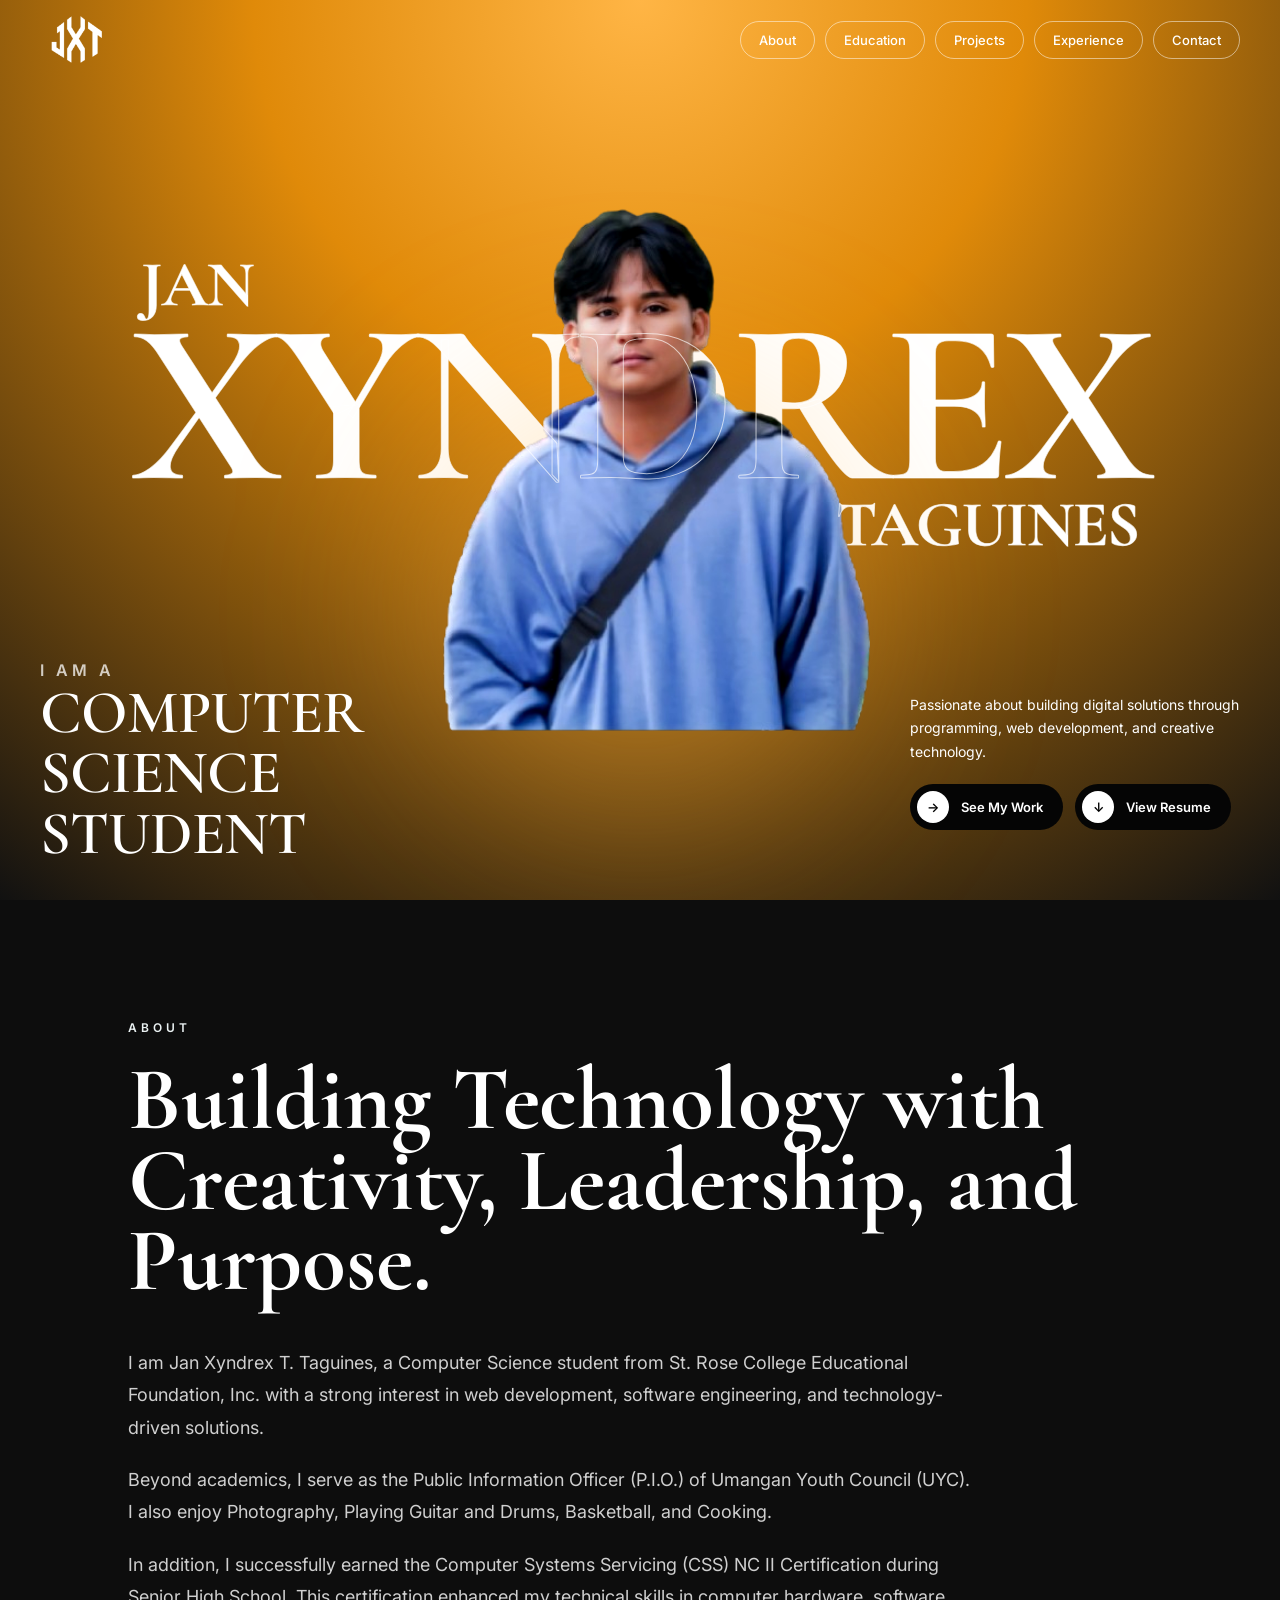
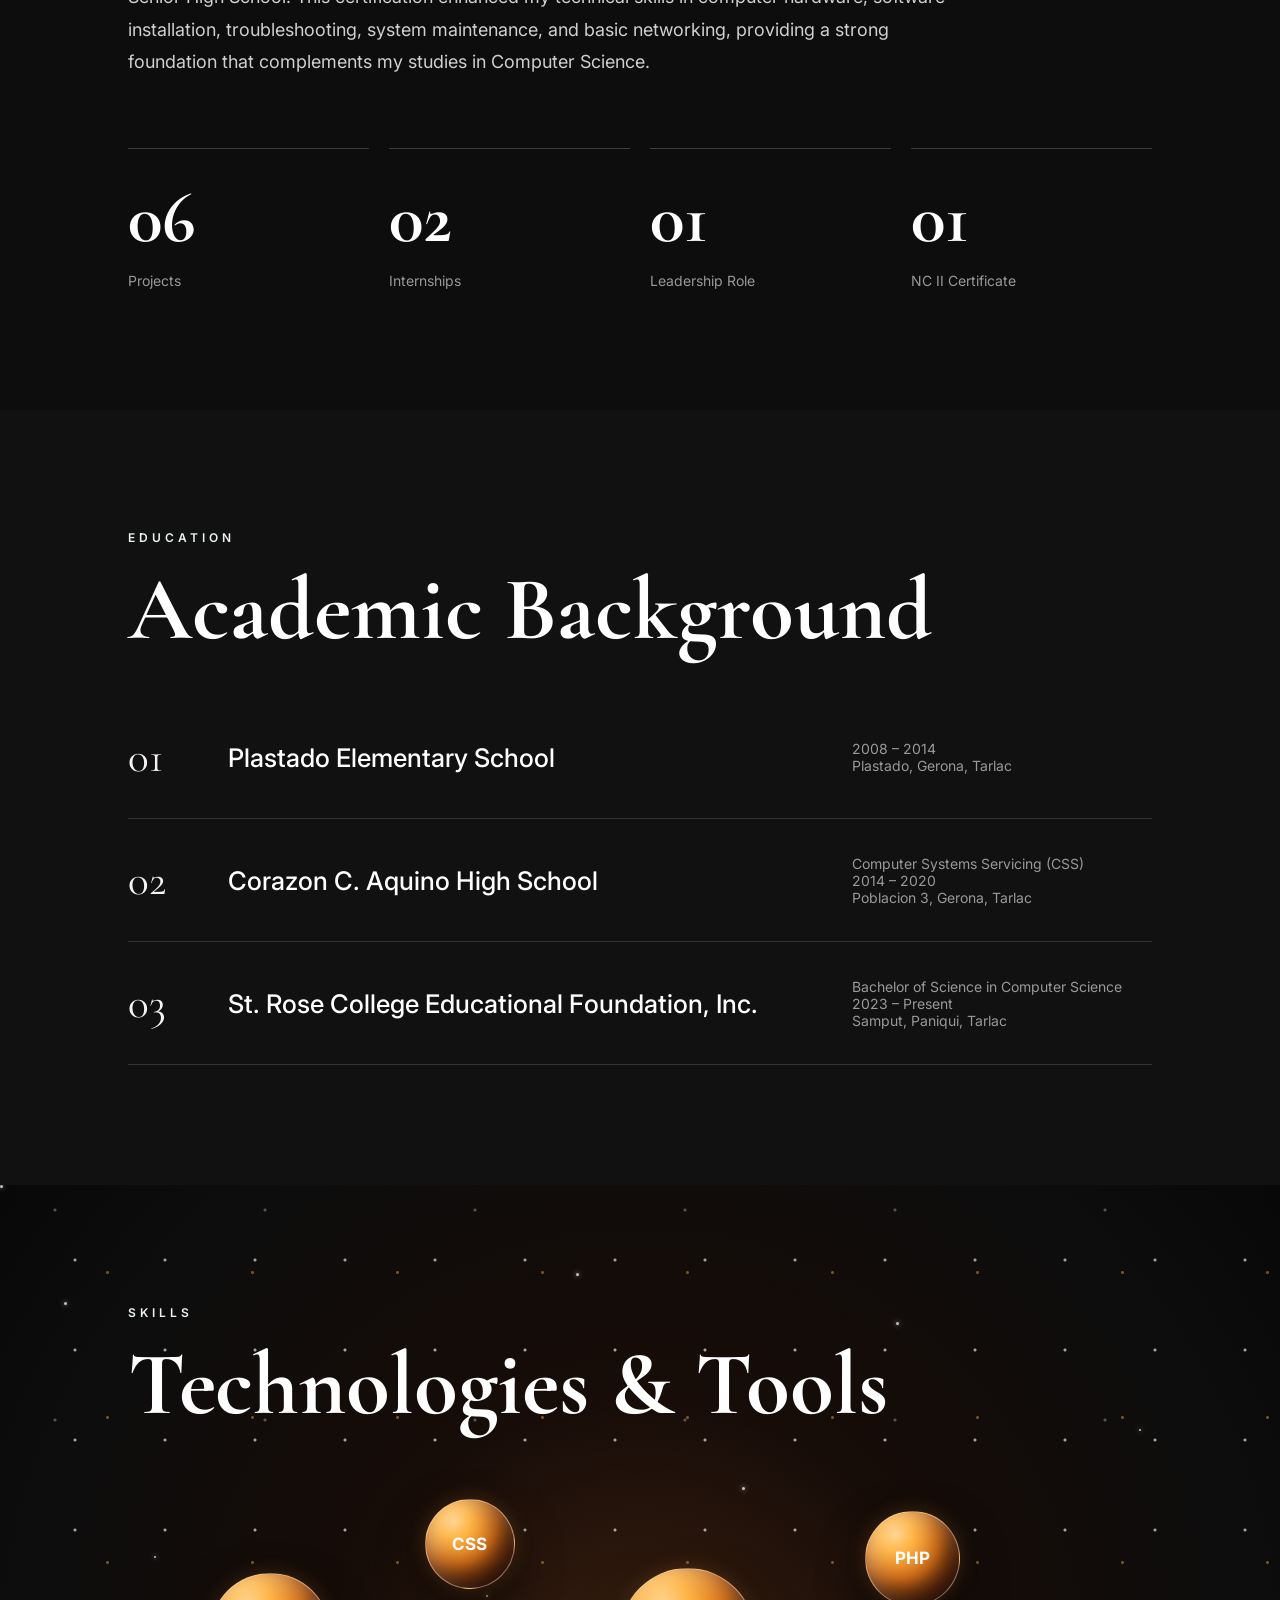
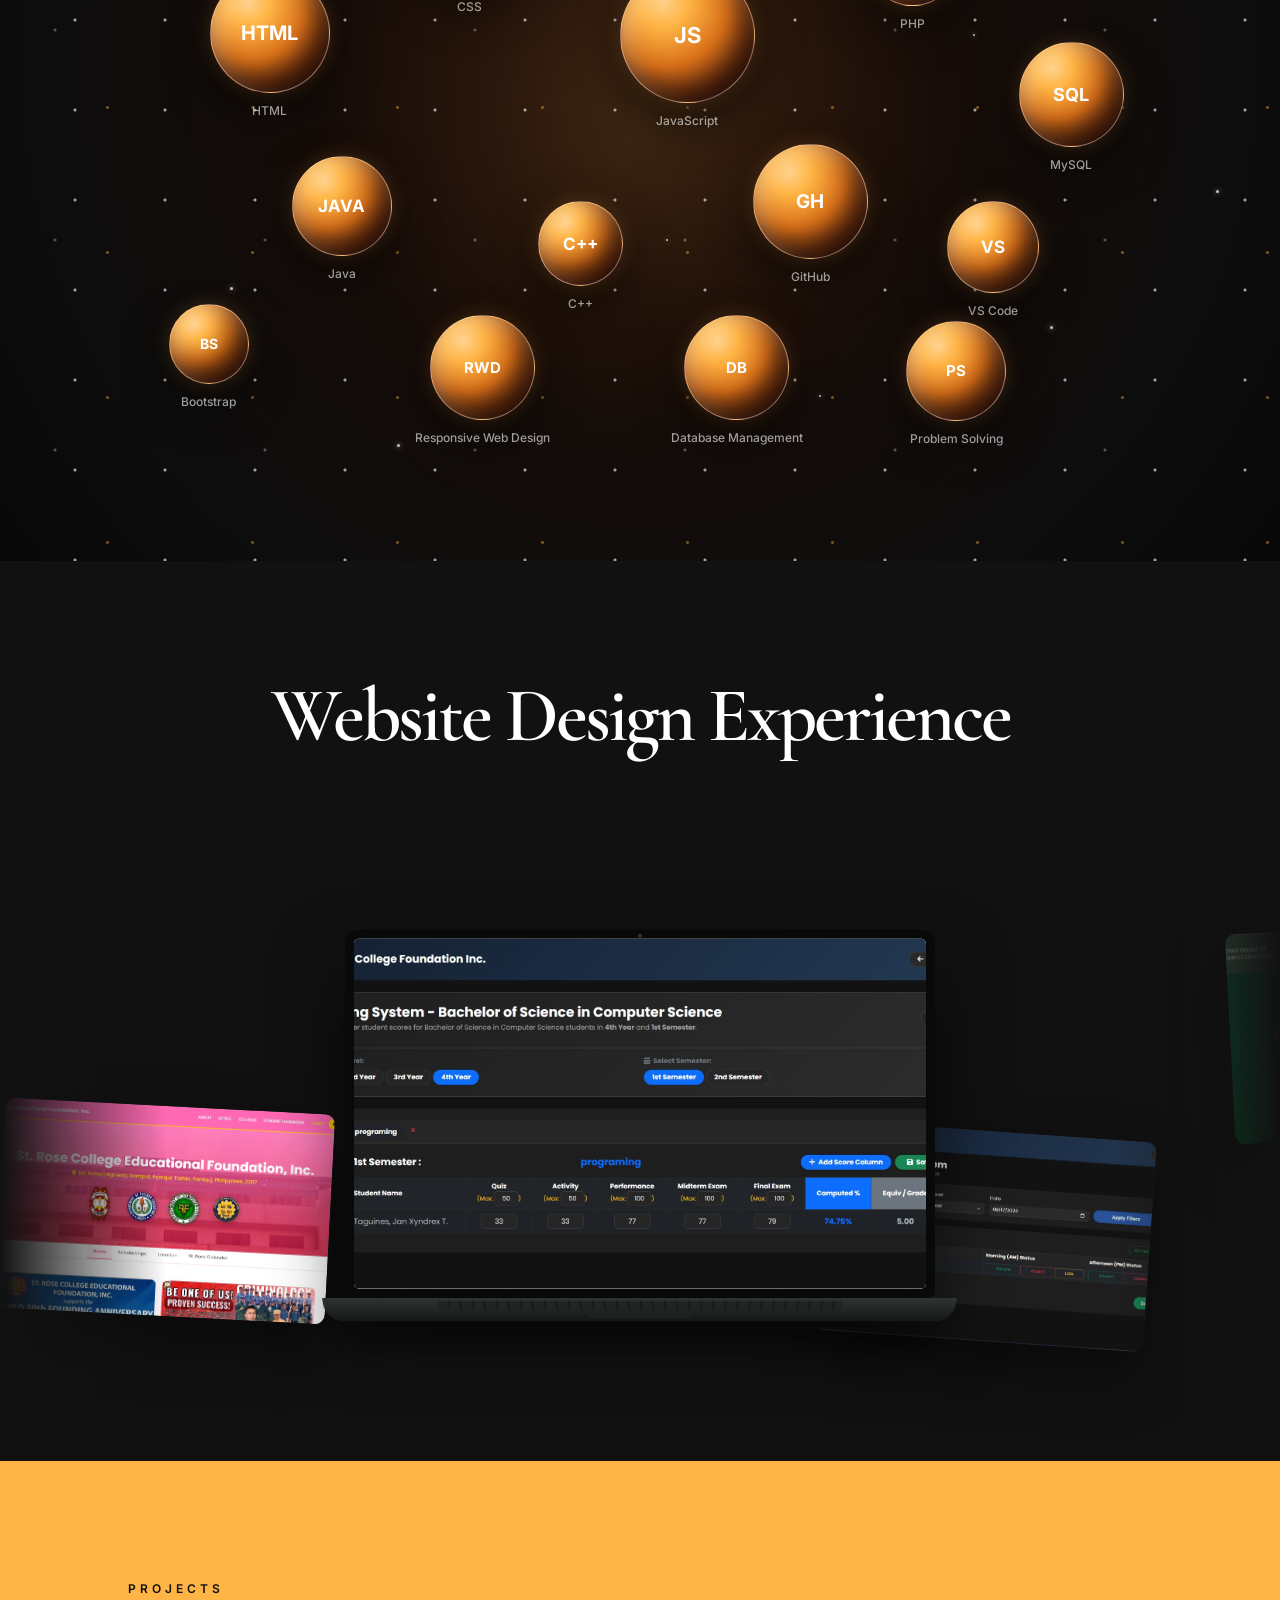
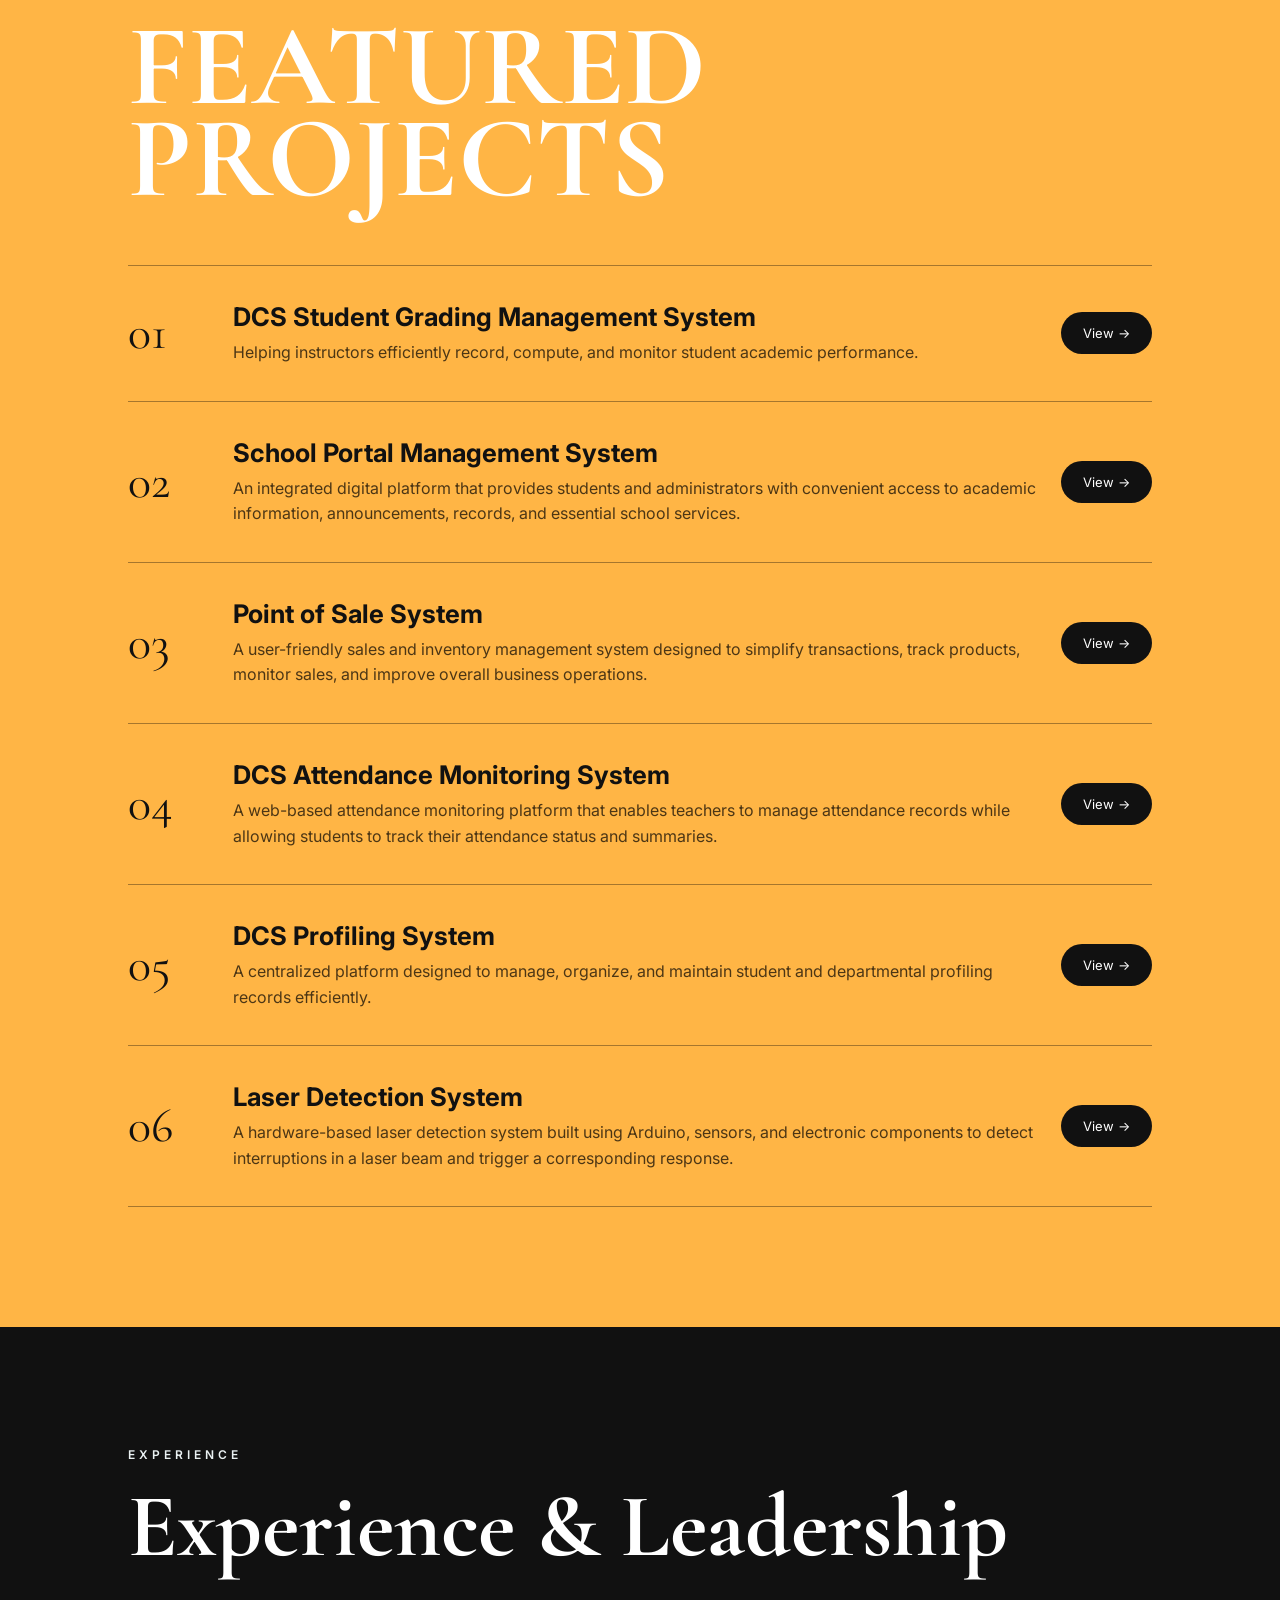
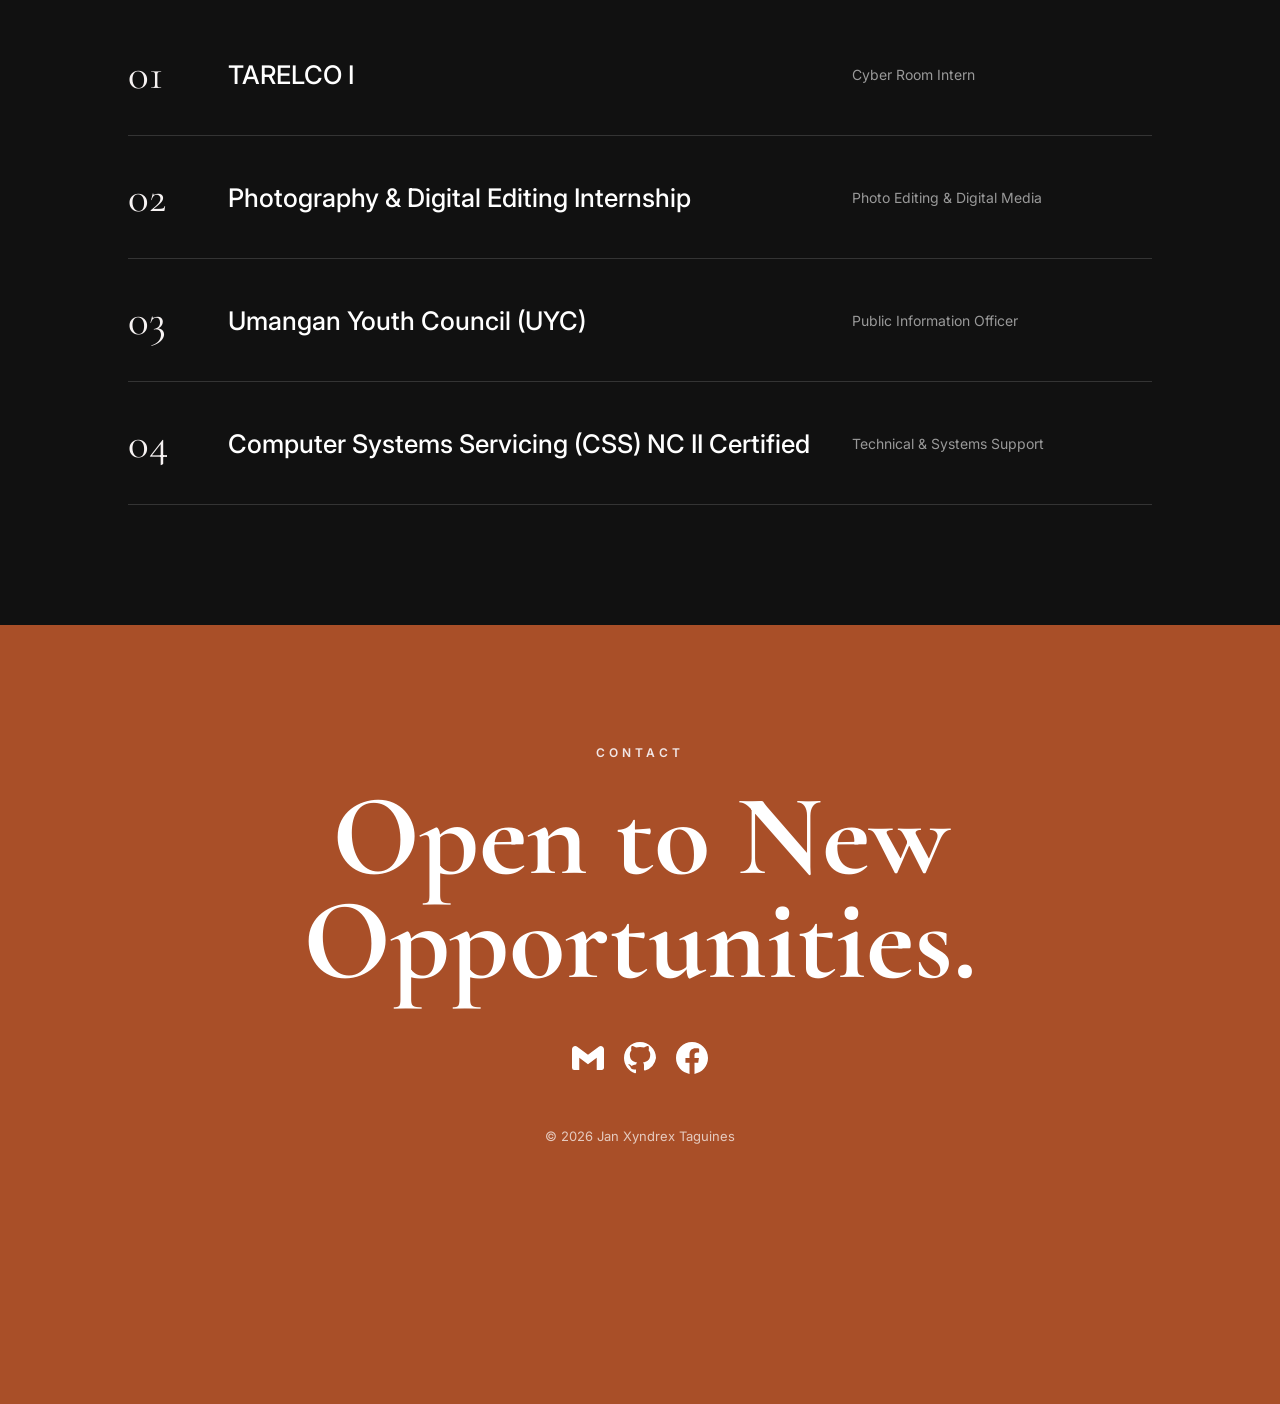
<file: index.html>
<!DOCTYPE html>
<html lang="en">
<head>
    <meta charset="UTF-8">
    <meta name="viewport" content="width=device-width, initial-scale=1.0">

    <title>Jan Xyndrex Taguines</title>

    <link rel="preconnect" href="https://fonts.googleapis.com">
    <link rel="preconnect" href="https://fonts.gstatic.com" crossorigin>

    <link href="https://fonts.googleapis.com/css2?family=Cormorant+Garamond:wght@500;600;700&family=Inter:wght@300;400;500;600;700&display=swap" rel="stylesheet">

    <link rel="stylesheet" href="style.css">
</head>

<body>

    <!-- =========================
         NAVBAR
    ========================= -->

    <nav class="navbar">

        <div class="logo">
            <img src="assets/logo.png" alt="Jan Xyndrex Taguines Logo">
        </div>

        <div class="nav-links">
            <a href="#about">About</a>
            <a href="#education">Education</a>
            <a href="#projects">Projects</a>
            <a href="#experience">Experience</a>
            <a href="#contact">Contact</a>
        </div>

    </nav>


    <!-- =========================
         HERO
    ========================= -->

    <section class="hero">

        <div class="hero-name-wrapper">

            <span class="small-name jan-name">
                JAN
            </span>

            <div class="hero-name base-text">
                XYNDREX
            </div>

            <span class="small-name taguines-name">
                TAGUINES
            </span>

        </div>


        <div class="hero-image">

            <img
                src="assets/gggg.png"
                alt="Jan Xyndrex Taguines"
            >

        </div>


        <div class="hero-name-wrapper outline-wrapper">

            <span class="small-name jan-name outline-small">
                JAN
            </span>

            <div class="hero-name overlay-text">
                XYNDREX
            </div>

            <span class="small-name taguines-name outline-small">
                TAGUINES
            </span>

        </div>


        <div class="hero-left">

            <h1 class="ability-title">

                <span class="static-text">
                    I AM A
                </span>

                <span class="animated-ability">
                    <span id="changing-text">
                        WEB DEVELOPER
                    </span>
                </span>

            </h1>

        </div>


        <div class="hero-right">

            <p>
                Passionate about building digital solutions through programming,
                web development, and creative technology.
            </p>

            <div class="hero-buttons">

                <a href="#projects" class="hero-btn">

                    <span>→</span>

                    See My Work

                </a>

                <a href="resume.html" class="hero-btn resume-btn">

                    <span>↓</span>

                    View Resume

                </a>

            </div>

        </div>

    </section>


    <!-- =========================
         ABOUT
    ========================= -->

    <section id="about" class="about">

        <span class="section-number">
            ABOUT
        </span>

        <h2 class="section-title">
            Building Technology with Creativity, Leadership, and Purpose.
        </h2>

        <div class="about-content">

            <p>
                I am Jan Xyndrex T. Taguines, a Computer Science student from
                St. Rose College Educational Foundation, Inc. with a strong
                interest in web development, software engineering, and
                technology-driven solutions.
            </p>

            <p>
                Beyond academics, I serve as the Public Information Officer
                (P.I.O.) of Umangan Youth Council (UYC). I also enjoy
                Photography, Playing Guitar and Drums, Basketball, and Cooking.
            </p>

            <p>
                In addition, I successfully earned the Computer Systems Servicing
                (CSS) NC II Certification during Senior High School. This
                certification enhanced my technical skills in computer hardware,
                software installation, troubleshooting, system maintenance,
                and basic networking, providing a strong foundation that
                complements my studies in Computer Science.
            </p>

        </div>


        <div class="stats-grid">

            <div class="stat-card">
                <strong>06</strong>
                <span>Projects</span>
            </div>

            <div class="stat-card">
                <strong>02</strong>
                <span>Internships</span>
            </div>

            <div class="stat-card">
                <strong>01</strong>
                <span>Leadership Role</span>
            </div>

            <div class="stat-card">
                <strong>01</strong>
                <span>NC II Certificate</span>
            </div>

        </div>

    </section>


    <!-- =========================
         EDUCATION
    ========================= -->

    <section id="education" class="experience">

        <span class="section-number">
            EDUCATION
        </span>

        <h2 class="section-title">
            Academic Background
        </h2>


        <div class="exp-row">

            <span class="exp-number">
                01
            </span>

            <h3>
                Plastado Elementary School
            </h3>

            <p>
                2008 – 2014<br>
                Plastado, Gerona, Tarlac
            </p>

        </div>


        <div class="exp-row">

            <span class="exp-number">
                02
            </span>

            <h3>
                Corazon C. Aquino High School
            </h3>

            <p>
                Computer Systems Servicing (CSS)<br>
                2014 – 2020<br>
                Poblacion 3, Gerona, Tarlac
            </p>

        </div>


        <div class="exp-row">

            <span class="exp-number">
                03
            </span>

            <h3>
                St. Rose College Educational Foundation, Inc.
            </h3>

            <p>
                Bachelor of Science in Computer Science<br>
                2023 – Present<br>
                Samput, Paniqui, Tarlac
            </p>

        </div>

    </section>


    <!-- =========================
         SKILLS
    ========================= -->

    <section class="skills">

        <span class="section-number">
            SKILLS
        </span>

        <h2 class="section-title">
            Technologies & Tools
        </h2>


        <div class="skills-stars">

            <span></span>
            <span></span>
            <span></span>
            <span></span>
            <span></span>
            <span></span>
            <span></span>
            <span></span>
            <span></span>
            <span></span>
            <span></span>
            <span></span>
            <span></span>
            <span></span>
            <span></span>
            <span></span>

        </div>


        <div class="shooting-star shooting-star-1"></div>
        <div class="shooting-star shooting-star-2"></div>
        <div class="shooting-star shooting-star-3"></div>


        <div class="skills-orbit">

            <div class="skill-planet planet-html">
                <div class="planet-icon">HTML</div>
                <span>HTML</span>
            </div>

            <div class="skill-planet planet-css">
                <div class="planet-icon">CSS</div>
                <span>CSS</span>
            </div>

            <div class="skill-planet planet-js">
                <div class="planet-icon">JS</div>
                <span>JavaScript</span>
            </div>

            <div class="skill-planet planet-php">
                <div class="planet-icon">PHP</div>
                <span>PHP</span>
            </div>

            <div class="skill-planet planet-mysql">
                <div class="planet-icon">SQL</div>
                <span>MySQL</span>
            </div>

            <div class="skill-planet planet-java">
                <div class="planet-icon">JAVA</div>
                <span>Java</span>
            </div>

            <div class="skill-planet planet-cpp">
                <div class="planet-icon">C++</div>
                <span>C++</span>
            </div>

            <div class="skill-planet planet-github">
                <div class="planet-icon">GH</div>
                <span>GitHub</span>
            </div>

            <div class="skill-planet planet-vscode">
                <div class="planet-icon">VS</div>
                <span>VS Code</span>
            </div>

            <div class="skill-planet planet-bootstrap">
                <div class="planet-icon">BS</div>
                <span>Bootstrap</span>
            </div>

            <div class="skill-planet planet-responsive">
                <div class="planet-icon">RWD</div>
                <span>Responsive Web Design</span>
            </div>

            <div class="skill-planet planet-database">
                <div class="planet-icon">DB</div>
                <span>Database Management</span>
            </div>

            <div class="skill-planet planet-problem">
                <div class="planet-icon">PS</div>
                <span>Problem Solving</span>
            </div>

        </div>

    </section>


    <!-- =========================
         WEBSITE DESIGN EXPERIENCE
    ========================= -->

    <section class="website-experience">

        <h2 class="website-experience-title">
            Website Design Experience
        </h2>

        <div class="website-showcase">

            <div class="website-projects">

                <div class="website-project">
                    <img src="assets/grade.png" alt="Grading System">
                </div>

                <div class="website-project">
                    <img src="assets/portal.png" alt="School Portal">
                </div>

                <div class="website-project">
                    <img src="assets/index1.png" alt="Point of Sale">
                </div>

                <div class="website-project">
                    <img src="assets/attendance.png" alt="Attendance System">
                </div>

                <div class="website-project">
                    <img src="assets/profiling.png" alt="Profiling System">
                </div>

                <div class="website-project">
                    <img src="assets/index.png" alt="Laser Detection">
                </div>

                <div class="website-project">
                    <img src="assets/index2.png" alt="Laser Detection">
                </div>

                <div class="website-project">
                    <img src="assets/index3.png" alt="Laser Detection">
                </div>

                <div class="website-project">
                    <img src="assets/index4.png" alt="Laser Detection">
                </div>

                <div class="website-project">
                    <img src="assets/index5.png" alt="Laser Detection">
                </div>

                <div class="website-project">
                    <img src="assets/index6.png" alt="Laser Detection">
                </div>

            </div>


            <div class="experience-laptop">

                <div class="experience-screen">

                    <div class="experience-camera"></div>

                    <div class="experience-screen-content">

                        <img
                            id="experienceLaptopImage"
                            src="assets/grade.png"
                            alt="Website Preview"
                        >

                    </div>

                </div>

                <div class="experience-base">

                    <div class="experience-keyboard"></div>

                    <div class="experience-trackpad"></div>

                </div>

            </div>

        </div>

    </section>


    <!-- =========================
         PROJECTS
    ========================= -->

    <section id="projects" class="projects-section">

        <span class="section-number">
            PROJECTS
        </span>

        <h2 class="project-title">
            FEATURED PROJECTS
        </h2>


        <div class="projects-list">


            <!-- PROJECT 01 -->

            <article class="project-card">

                <span class="project-number">
                    01
                </span>

                <div>

                    <h3>
                        DCS Student Grading Management System
                    </h3>

                    <p>
                        Helping instructors efficiently record, compute,
                        and monitor student academic performance.
                    </p>

                </div>

                <a
                    href="javascript:void(0)"
                    class="view-project"
                    onclick="openCaseStudy('grading')"
                >
                    View →
                </a>

            </article>


            <!-- PROJECT 02 -->

            <article class="project-card">

                <span class="project-number">
                    02
                </span>

                <div>

                    <h3>
                        School Portal Management System
                    </h3>

                    <p>
                        An integrated digital platform that provides students
                        and administrators with convenient access to academic
                        information, announcements, records, and essential
                        school services.
                    </p>

                </div>

                <a
                    href="javascript:void(0)"
                    class="view-project"
                    onclick="openCaseStudy('portal')"
                >
                    View →
                </a>

            </article>


            <!-- PROJECT 03 -->

            <article class="project-card">

                <span class="project-number">
                    03
                </span>

                <div>

                    <h3>
                        Point of Sale System
                    </h3>

                    <p>
                        A user-friendly sales and inventory management system
                        designed to simplify transactions, track products,
                        monitor sales, and improve overall business operations.
                    </p>

                </div>

                <a
                    href="javascript:void(0)"
                    class="view-project"
                    onclick="openCaseStudy('pos')"
                >
                    View →
                </a>

            </article>


            <!-- PROJECT 04 -->

            <article class="project-card">

                <span class="project-number">
                    04
                </span>

                <div>

                    <h3>
                        DCS Attendance Monitoring System
                    </h3>

                    <p>
                        A web-based attendance monitoring platform that
                        enables teachers to manage attendance records while
                        allowing students to track their attendance status
                        and summaries.
                    </p>

                </div>

                <a
                    href="javascript:void(0)"
                    class="view-project"
                    onclick="openCaseStudy('attendance')"
                >
                    View →
                </a>

            </article>


            <!-- PROJECT 05 -->

            <article class="project-card">

                <span class="project-number">
                    05
                </span>

                <div>

                    <h3>
                        DCS Profiling System
                    </h3>

                    <p>
                        A centralized platform designed to manage, organize,
                        and maintain student and departmental profiling
                        records efficiently.
                    </p>

                </div>

                <a
                    href="javascript:void(0)"
                    class="view-project"
                    onclick="openCaseStudy('profiling')"
                >
                    View →
                </a>

            </article>


            <!-- PROJECT 06 -->

            <article class="project-card">

                <span class="project-number">
                    06
                </span>

                <div>

                    <h3>
                        Laser Detection System
                    </h3>

                    <p>
    A hardware-based laser detection system built using
    Arduino, sensors, and electronic components to detect
    interruptions in a laser beam and trigger a corresponding response.
</p>

                </div>

                <a
                    href="javascript:void(0)"
                    class="view-project"
                    onclick="openCaseStudy('laser')"
                >
                    View →
                </a>

            </article>

        </div>

    </section>


    <!-- =========================
         EXPERIENCE
    ========================= -->

    <section id="experience" class="experience">

        <span class="section-number">
            EXPERIENCE
        </span>

        <h2 class="section-title">
            Experience & Leadership
        </h2>


        <div class="exp-row">

            <span class="exp-number">
                01
            </span>

            <h3>
                TARELCO I
            </h3>

            <p>
                Cyber Room Intern
            </p>

        </div>


        <div class="exp-row">

            <span class="exp-number">
                02
            </span>

            <h3>
                Photography & Digital Editing Internship
            </h3>

            <p>
                Photo Editing & Digital Media
            </p>

        </div>


        <div class="exp-row">

            <span class="exp-number">
                03
            </span>

            <h3>
                Umangan Youth Council (UYC)
            </h3>

            <p>
                Public Information Officer
            </p>

        </div>


        <div class="exp-row">

            <span class="exp-number">
                04
            </span>

            <h3>
                Computer Systems Servicing (CSS) NC II Certified
            </h3>

            <p>
                Technical & Systems Support
            </p>

        </div>

    </section>


    <!-- =========================
         CONTACT
    ========================= -->

    <section id="contact" class="contact">

        <span class="section-number">
            CONTACT
        </span>

        <h2 class="contact-title">
            Open to New Opportunities.
        </h2>


        <div class="social-links">

            <!-- GMAIL -->

            <a
                href="https://mail.google.com/mail/?view=cm&fs=1&to=janxyndrextaguines10@gmail.com"
                target="_blank"
                rel="noopener noreferrer"
                aria-label="Gmail"
            >

                <svg
                    xmlns="http://www.w3.org/2000/svg"
                    viewBox="0 0 24 24"
                    fill="currentColor"
                >

                    <path d="M24 5.457v13.909c0 .904-.732 1.636-1.636 1.636h-3.819V11.73L12 16.64l-6.545-4.91v9.272H1.636A1.636 1.636 0 0 1 0 19.366V5.457c0-2.023 2.309-3.178 3.927-1.964L12 9.573l8.073-6.08C21.691 2.279 24 3.434 24 5.457z"/>

                </svg>

            </a>


            <!-- GITHUB -->

            <a
                href="https://github.com/jxtaguines"
                target="_blank"
                rel="noopener noreferrer"
                aria-label="GitHub"
            >

                <svg
                    xmlns="http://www.w3.org/2000/svg"
                    viewBox="0 0 24 24"
                    fill="currentColor"
                >

                    <path d="M12 0C5.37 0 0 5.37 0 12c0 5.31 3.435 9.795 8.205 11.385.6.105.825-.255.825-.57 0-.285-.015-1.23-.015-2.235-3.015.555-3.795-.735-4.035-1.41-.135-.345-.72-1.41-1.23-1.695-.42-.225-1.02-.78-.015-.795.945-.015 1.62.87 1.845 1.23 1.08-.3 2.805-1.305 3.495-.99.105-.78.42-1.305.765-1.605-2.67-.3-5.46-1.335-5.46-5.925 0-1.305.465-2.385 1.23-3.225-.12-.3-.54-1.53.12-3.18 0 0 1.005-.315 3.3 1.23.96-.27 1.98-.405 3-.405s2.04.135 3 .405c2.295-1.56 3.3-1.23 3.3-1.23.66 1.65.24 2.88.12 3.18.765.84 1.23 1.905 1.23 3.225 0 4.605-2.805 5.625-5.475 5.925.435.375.81 1.095.81 2.22 0 1.605-.015 2.895-.015 3.3 0 .315.225.69.825.57A12.02 12.02 0 0024 12c0-6.63-5.37-12-12-12z"/>

                </svg>

            </a>


            <!-- FACEBOOK -->

            <a
                href="https://www.facebook.com/jxtaguines10"
                target="_blank"
                rel="noopener noreferrer"
                aria-label="Facebook"
            >

                <svg
                    xmlns="http://www.w3.org/2000/svg"
                    viewBox="0 0 24 24"
                    fill="currentColor"
                >

                    <path d="M24 12.073c0-6.627-5.373-12-12-12s-12 5.373-12 12c0 5.99 4.388 10.954 10.125 11.854v-8.385H7.078v-3.47h3.047V9.43c0-3.007 1.792-4.669 4.533-4.669 1.312 0 2.686.235 2.686.235v2.953H15.83c-1.491 0-1.956.925-1.956 1.874v2.25h3.328l-.532 3.47h-2.796v8.385C19.612 23.027 24 18.062 24 12.073z"/>

                </svg>

            </a>

        </div>


        <p class="copyright">
            © 2026 Jan Xyndrex Taguines
        </p>


        <div class="top-btn-wrap">

            <a
                href="#"
                id="backToTop"
                class="back-to-top"
            >
                <span>↑</span>
            </a>

        </div>

    </section>


    <!-- JAVASCRIPT -->

    <script src="style.js"></script>


    <!-- =========================================
         PROJECT CASE STUDY MODAL
    ========================================= -->

    <div id="caseStudyModal" class="case-study-modal">

        <div class="case-study-box">

            <button
                class="case-study-close"
                onclick="closeCaseStudy()"
                aria-label="Close"
            >
                ×
            </button>


            <span
                class="case-study-number"
                id="caseStudyNumber"
            >
                PROJECT 01
            </span>


            <h2 id="caseStudyTitle">
                DCS Student Grading Management System
            </h2>


            <div class="case-study-content">


                <!-- WEBSITE -->

                <div class="case-study-section website-preview-section">

                    <h3>
                        Program
                    </h3>

                    <div
                        class="case-study-images"
                        id="caseStudyImages"
                    >
                    </div>

                </div>


                <!-- OVERVIEW -->

                <div class="case-study-section">

                    <h3>
                        Overview
                    </h3>

                    <p id="caseStudyOverview"></p>

                </div>


                <!-- FEATURES -->

                <div class="case-study-section">

                    <h3>
                        Features
                    </h3>

                    <ul id="caseStudyFeatures"></ul>

                </div>


                <!-- TECHNOLOGIES -->

                <div class="case-study-section">

                    <h3>
                        Technologies Used
                    </h3>

                    <div
                        class="case-study-tech"
                        id="caseStudyTech"
                    >
                    </div>

                </div>


                <!-- ROLE -->

                <div class="case-study-section">

                    <h3>
                        My Role
                    </h3>

                    <p id="caseStudyRole"></p>

                </div>


                <!-- CHALLENGES -->

                <div class="case-study-section">

                    <h3>
                        Challenges
                    </h3>

                    <p id="caseStudyChallenges"></p>

                </div>


                <!-- LEARNED -->

                <div class="case-study-section">

                    <h3>
                        What I Learned
                    </h3>

                    <p id="caseStudyLearned"></p>

                </div>

            </div>

        </div>

    </div>


    <!-- =========================================
         CASE STUDY JAVASCRIPT
    ========================================= -->

    <script>

    const caseStudies = {

        grading: {

            number: "PROJECT 01",

            title: "DCS Student Grading Management System",

            overview:
                "A web-based grading management system designed to help instructors efficiently record, compute, and monitor student academic performance.",

            features: [
                "Student record management",
                "Grade recording and computation",
                "Academic performance monitoring",
                "Organized student information",
                "User-friendly interface"
            ],

            technologies: [
                "HTML",
                "CSS",
                "JavaScript",
                "PHP",
                "MySQL"
            ],

            role:
                "I worked on the design, development, database integration, and implementation of the system.",

            challenges:
                "One of the main challenges was organizing the grading process and ensuring that computed grades were properly handled and displayed.",

            learned:
                "This project improved my understanding of database management, PHP development, system logic, and building practical school management solutions.",

            images: [
                "assets/grade.png",
                "assets/grade1.png"
            ]

        },


        portal: {

            number: "PROJECT 02",

            title: "School Portal Management System",

            overview:
                "An integrated digital platform that provides students and administrators with convenient access to academic information, announcements, records, and essential school services.",

            features: [
                "Student information management",
                "Academic information access",
                "Announcements",
                "Modules",
                "Grading System",
                "Departamental Records",
                "Teachers information access",
                "Administrative functions",
                "Centralized school information"
            ],

            technologies: [
                "HTML",
                "CSS",
                "JavaScript",
                "PHP",
                "MySQL"
            ],

            role:
                "I contributed to the interface design, system development, database structure, and implementation of the portal features.",

            challenges:
                "The main challenge was creating a system that could organize different types of school information while keeping the interface simple and easy to use.",

            learned:
                "I learned more about developing integrated systems, structuring databases, designing user interfaces, and connecting multiple functions into one platform.",

            images: [
                "assets/portal.png",
                "assets/portal1.png",
                "assets/portal3.png"
            ]

        },


        pos: {

            number: "PROJECT 03",

            title: "Point of Sale System",

            overview:
                "A user-friendly sales and inventory management system designed to simplify transactions, track products, monitor sales, and improve overall business operations.",

            features: [
                "Product management",
                "Sales transactions",
                "Inventory monitoring",
                "Sales tracking",
                "Organized product records"
            ],

            technologies: [
                "HTML",
                "CSS",
                "JavaScript",
                "PHP",
                "MySQL"
            ],

            role:
                "I worked on the system interface, transaction workflow, database integration, and overall functionality.",

            challenges:
                "A key challenge was ensuring that product records, transactions, and inventory information worked together correctly.",

            learned:
                "This project strengthened my understanding of transaction systems, database relationships, inventory logic, and practical software development.",

            images: [
                "assets/pos.png",
                "assets/pos2.png"
            ]

        },


        attendance: {

            number: "PROJECT 04",

            title: "DCS Attendance Monitoring System",

            overview:
                "A web-based attendance monitoring platform that enables teachers to manage attendance records while allowing students to track their attendance status and summaries.",

            features: [
                "Attendance recording",
                "Student attendance monitoring",
                "Teacher attendance management",
                "Attendance summaries",
                "Organized attendance records"
            ],

            technologies: [
                "HTML",
                "CSS",
                "JavaScript",
                "PHP",
                "MySQL"
            ],

            role:
                "I contributed to the system design, attendance workflow, database integration, and development of the monitoring features.",

            challenges:
                "The main challenge was creating an organized attendance process that could accurately record and display student attendance information.",

            learned:
                "I learned more about database-driven systems, user roles, data organization, and developing systems that solve real school-related problems.",

            images: [
                "assets/attendance.png",
                "assets/attendance1.png"
            ]

        },


        profiling: {

            number: "PROJECT 05",

            title: "DCS Profiling System",

            overview:
                "A centralized platform designed to manage, organize, and maintain student and departmental profiling records efficiently.",

            features: [
                "Student profile management",
                "School Year records",
                "Organized student information",
                "Search and record management",
                "Centralized profiling database"
            ],

            technologies: [
                "HTML",
                "CSS",
                "JavaScript",
                "PHP",
                "MySQL"
            ],

            role:
                "I worked on the system interface, database structure, student profiling features, and overall system development.",

            challenges:
                "The main challenge was organizing different student and department records into a structured and manageable system.",

            learned:
                "This project helped me improve my database design skills, PHP development, CRUD operations, and understanding of school information systems.",

            images: [
                "assets/profiling.png",
                "assets/profiling1.png"
            ]

        },


        laser: {

    number: "PROJECT 06",

    title: "Laser Detection System",

    overview:
        "A hardware-based laser detection system developed using Arduino and electronic components to detect interruptions in a laser beam and trigger a corresponding response.",

    features: [
        "Laser beam detection",
        "Interruption detection",
        "Sensor-based monitoring",
        "Automated response",
        "Arduino-based control",
        "Hardware and circuit integration"
    ],

    technologies: [
        "Arduino",
        "C++",
        "Laser Module",
        "Sensors",
        "Electronic Components",
        "Embedded Technology"
    ],

    role:
        "I contributed to the system design, Arduino programming, hardware integration, circuit assembly, testing, and implementation of the laser detection mechanism.",

    challenges:
        "One of the main challenges was properly integrating the laser module, sensors, and Arduino while ensuring that the system could reliably detect interruptions and respond correctly.",

    learned:
        "This project gave me hands-on experience with Arduino programming, sensor integration, electronic components, circuit assembly, hardware testing, and combining software with physical hardware.",

    images: [
        "assets/laser2.png",
        "assets/laser3.png"
    ]

}

    };


    function openCaseStudy(project) {

        const data = caseStudies[project];

        if (!data) return;


        /* WEBSITE IMAGES */

        const imagesContainer =
            document.getElementById("caseStudyImages");

        imagesContainer.innerHTML = "";


        data.images.forEach(function(image) {

            const img = document.createElement("img");

            img.src = image;

            img.alt = data.title;

            imagesContainer.appendChild(img);

        });


        /* BASIC INFORMATION */

        document.getElementById("caseStudyNumber").textContent =
            data.number;

        document.getElementById("caseStudyTitle").textContent =
            data.title;

        document.getElementById("caseStudyOverview").textContent =
            data.overview;

        document.getElementById("caseStudyRole").textContent =
            data.role;

        document.getElementById("caseStudyChallenges").textContent =
            data.challenges;

        document.getElementById("caseStudyLearned").textContent =
            data.learned;


        /* FEATURES */

        const features =
            document.getElementById("caseStudyFeatures");

        features.innerHTML = "";


        data.features.forEach(function(feature) {

            const li = document.createElement("li");

            li.textContent = feature;

            features.appendChild(li);

        });


        /* TECHNOLOGIES */

        const tech =
            document.getElementById("caseStudyTech");

        tech.innerHTML = "";


        data.technologies.forEach(function(item) {

            const span = document.createElement("span");

            span.textContent = item;

            tech.appendChild(span);

        });


        /* SHOW MODAL */

        document
            .getElementById("caseStudyModal")
            .classList.add("show");

        document.body.style.overflow = "hidden";

    }


    function closeCaseStudy() {

        document
            .getElementById("caseStudyModal")
            .classList.remove("show");

        document.body.style.overflow = "";

    }


    /* CLOSE WHEN CLICKING OUTSIDE */

    document
        .getElementById("caseStudyModal")
        .addEventListener("click", function(event) {

            if (event.target === this) {

                closeCaseStudy();

            }

        });


    /* CLOSE USING ESCAPE */

    document.addEventListener("keydown", function(event) {

        if (event.key === "Escape") {

            closeCaseStudy();

        }

    });

    </script>

</body>
</html>
</file>
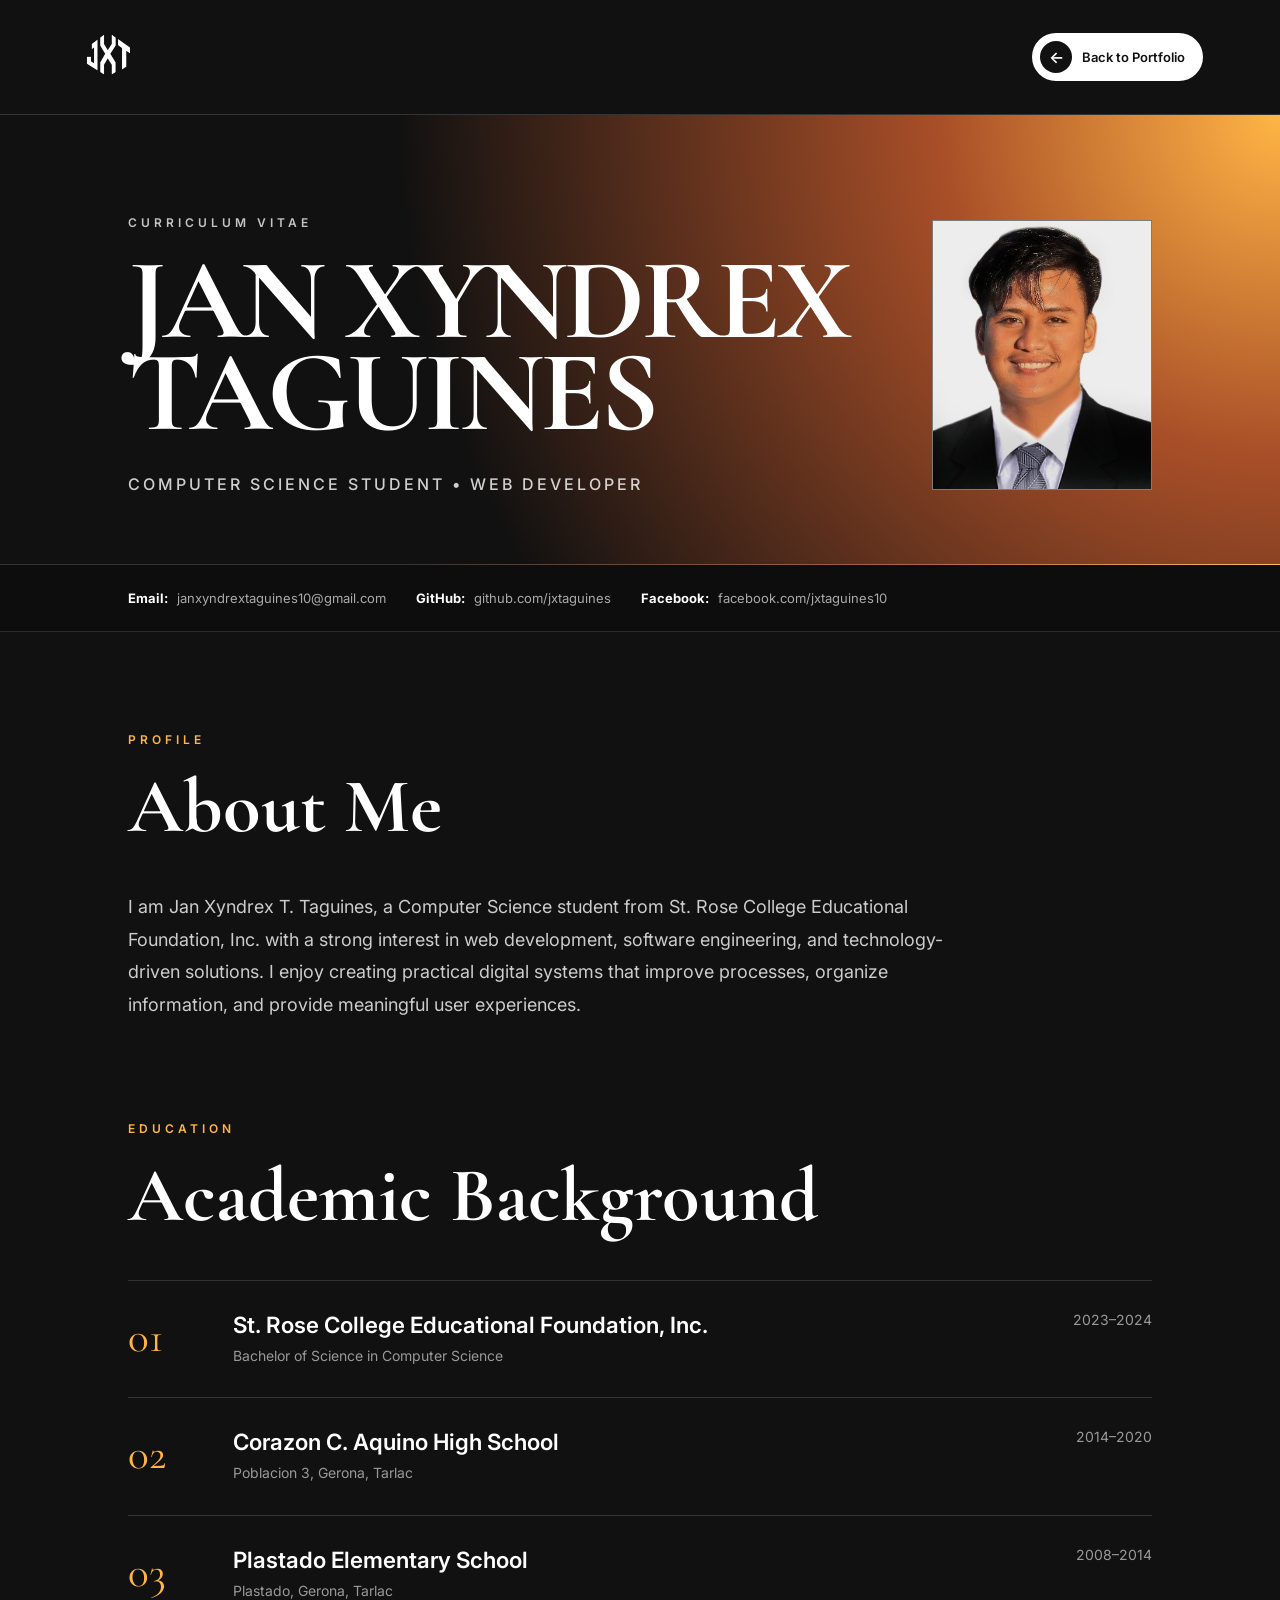
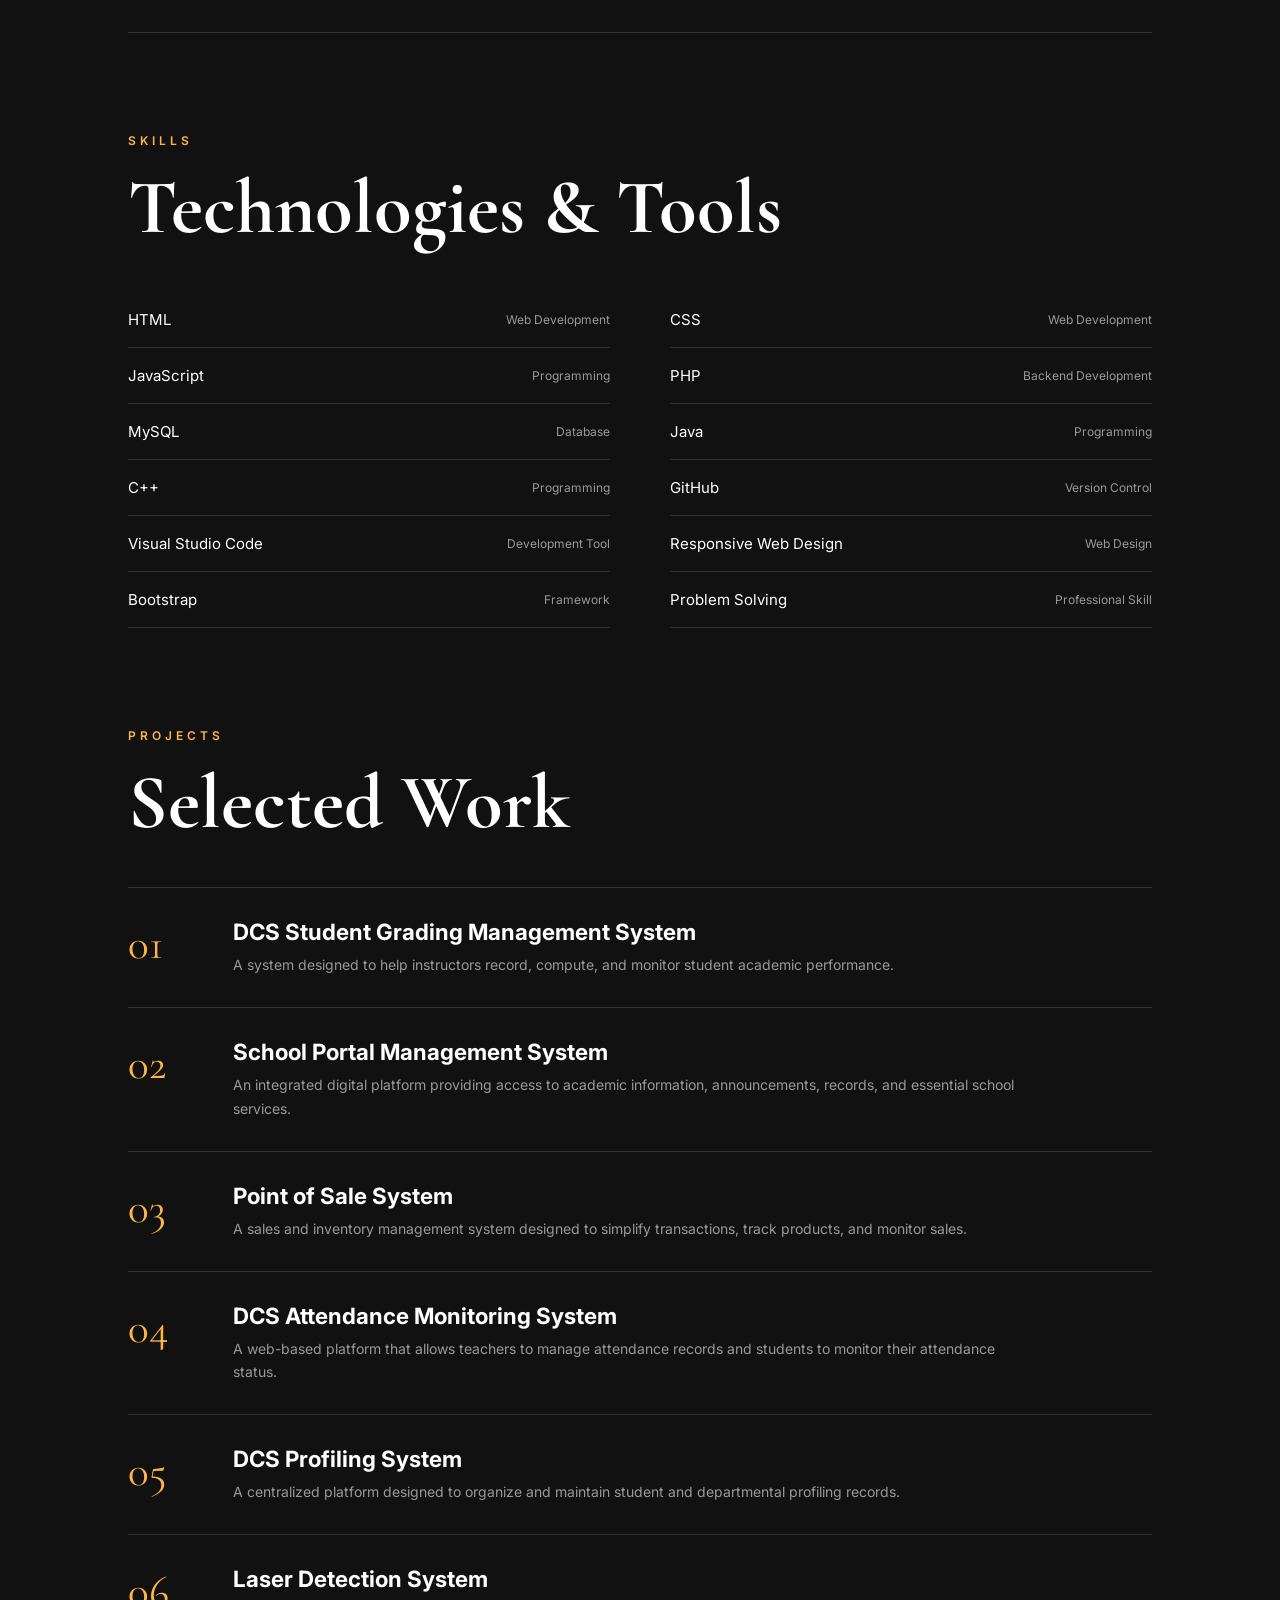
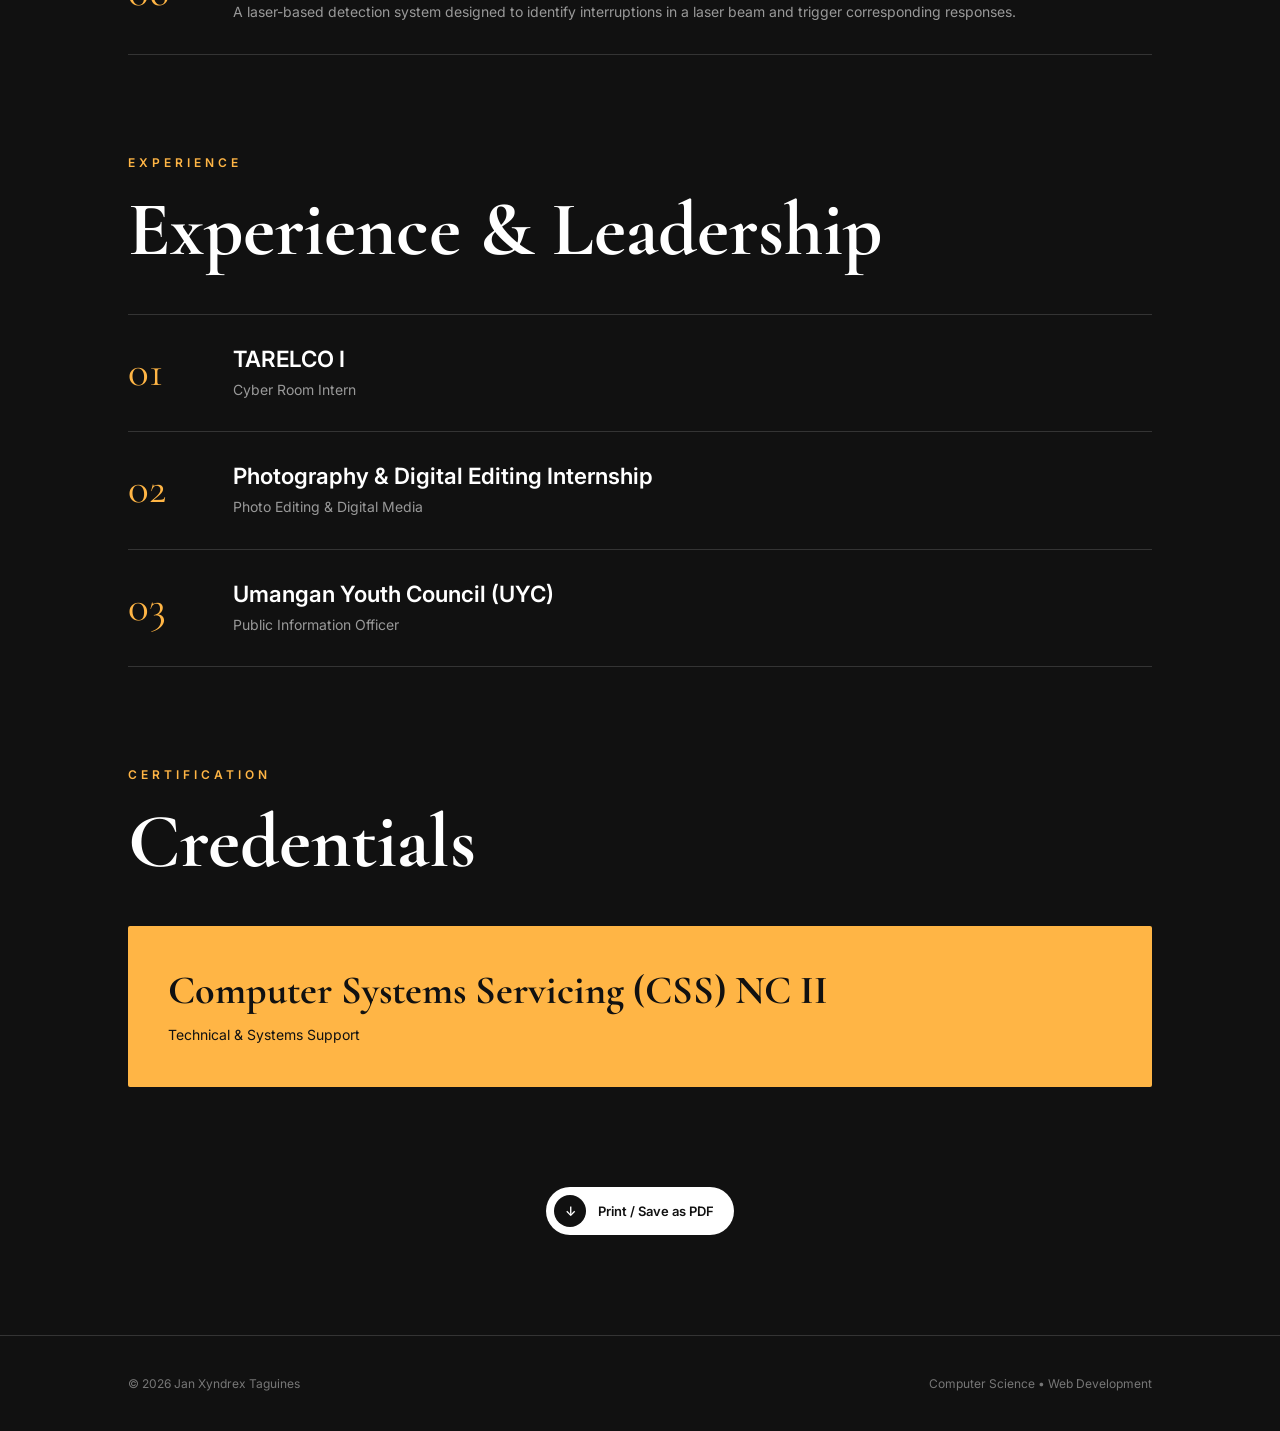
<file: resume.html>
<!DOCTYPE html>
<html lang="en">
<head>

    <meta charset="UTF-8">
    <meta name="viewport" content="width=device-width, initial-scale=1.0">

    <title>Resume | Jan Xyndrex Taguines</title>

    <link rel="preconnect" href="https://fonts.googleapis.com">
    <link rel="preconnect" href="https://fonts.gstatic.com" crossorigin>

    <link href="https://fonts.googleapis.com/css2?family=Cormorant+Garamond:wght@500;600;700&family=Inter:wght@300;400;500;600;700&display=swap" rel="stylesheet">


    <style>

        /* =========================================
           RESET
        ========================================= */

        * {
            margin: 0;
            padding: 0;
            box-sizing: border-box;
        }


        html {
            scroll-behavior: smooth;
        }


        body {
            font-family: "Inter", sans-serif;

            background: #111;

            color: white;

            overflow-x: hidden;
        }


        /* =========================================
           NAVBAR
        ========================================= */

        .resume-navbar {

            width: 100%;

            padding: 25px 6%;

            display: flex;

            justify-content: space-between;

            align-items: center;

            border-bottom:
                1px solid
                rgba(255,255,255,.15);

        }


        .resume-logo img {

            width: 60px;

            height: 60px;

            object-fit: contain;

            filter:
                brightness(0)
                saturate(100%)
                invert(100%);

        }


        .back-btn {

            display: inline-flex;

            align-items: center;

            gap: 10px;

            padding: 8px 18px 8px 8px;

            background: white;

            color: #111;

            text-decoration: none;

            border-radius: 40px;

            font-size: 13px;

            font-weight: 600;

            transition: .3s ease;

        }


        .back-btn span {

            width: 32px;

            height: 32px;

            display: flex;

            align-items: center;

            justify-content: center;

            background: #111;

            color: white;

            border-radius: 50%;

            font-size: 16px;

        }


        .back-btn:hover {

            transform:
                translateY(-3px);

        }


        /* =========================================
           RESUME HEADER
        ========================================= */

        .resume-header {

            padding:
                100px 10%
                70px;

            background:

                radial-gradient(
                    circle at top right,
                    #ffb545 0%,
                    #a94f28 25%,
                    #111 65%
                );

            border-bottom:
                1px solid
                rgba(255,255,255,.15);

        }


        .resume-label {

            display: block;

            font-size: 12px;

            font-weight: 600;

            letter-spacing: 4px;

            margin-bottom: 25px;

            color:
                rgba(255,255,255,.75);

        }


        .resume-name {

            font-family:
                "Cormorant Garamond",
                serif;

            font-size:
                clamp(4rem, 9vw, 9rem);

            line-height: .8;

            font-weight: 700;

            letter-spacing: -4px;

            margin-bottom: 35px;

        }


        .resume-role {

            font-size: 16px;

            letter-spacing: 3px;

            font-weight: 500;

            text-transform: uppercase;

            color:
                rgba(255,255,255,.8);

        }


        /* =========================================
           CONTACT BAR
        ========================================= */

        .contact-bar {

            display: flex;

            flex-wrap: wrap;

            gap: 30px;

            padding:
                25px 10%;

            background: #0d0d0d;

            border-bottom:
                1px solid
                rgba(255,255,255,.12);

        }


        .contact-item {

            color: #aaa;

            font-size: 13px;

        }


        .contact-item strong {

            color: white;

            margin-right: 5px;

        }


        /* =========================================
           MAIN
        ========================================= */

        .resume-main {

            width: 80%;

            max-width: 1200px;

            margin: auto;

            padding:
                100px 0;

        }


        /* =========================================
           SECTION
        ========================================= */

        .resume-section {

            margin-bottom: 100px;

        }


        .section-number {

            display: block;

            color: #ffb545;

            font-size: 12px;

            font-weight: 600;

            letter-spacing: 4px;

            margin-bottom: 25px;

        }


        .section-title {

            font-family:
                "Cormorant Garamond",
                serif;

            font-size:
                clamp(3rem, 6vw, 6rem);

            line-height: .9;

            margin-bottom: 50px;

        }


        /* =========================================
           PROFILE
        ========================================= */

        .profile-text {

            max-width: 850px;

            color: #ccc;

            font-size: 18px;

            line-height: 1.8;

        }


        /* =========================================
           EDUCATION
        ========================================= */

        .resume-row {

            display: grid;

            grid-template-columns:
                80px 1fr 260px;

            gap: 25px;

            align-items: start;

            padding: 30px 0;

            border-top:
                1px solid
                rgba(255,255,255,.15);

        }


        .resume-row:last-child {

            border-bottom:
                1px solid
                rgba(255,255,255,.15);

        }


        .row-number {

            font-family:
                "Cormorant Garamond",
                serif;

            font-size: 2.7rem;

            color: #ffb545;

        }


        .row-content h3 {

            font-size: 1.4rem;

            font-weight: 600;

            margin-bottom: 7px;

        }


        .row-content p {

            color: #999;

            font-size: 14px;

            line-height: 1.6;

        }


        .row-date {

            color: #999;

            font-size: 14px;

            text-align: right;

        }


        /* =========================================
           SKILLS
        ========================================= */

        .skills-list {

            display: grid;

            grid-template-columns:
                repeat(2, 1fr);

            gap: 0 60px;

        }


        .skill-row {

            display: flex;

            justify-content: space-between;

            align-items: center;

            padding: 18px 0;

            border-bottom:
                1px solid
                rgba(255,255,255,.15);

        }


        .skill-name {

            font-size: 15px;

        }


        .skill-type {

            color: #999;

            font-size: 12px;

        }


        /* =========================================
           PROJECTS
        ========================================= */

        .project-row {

            display: grid;

            grid-template-columns:
                80px 1fr;

            gap: 25px;

            padding: 30px 0;

            border-top:
                1px solid
                rgba(255,255,255,.15);

        }


        .project-row:last-child {

            border-bottom:
                1px solid
                rgba(255,255,255,.15);

        }


        .project-number {

            font-family:
                "Cormorant Garamond",
                serif;

            font-size: 2.7rem;

            color: #ffb545;

        }


        .project-row h3 {

            font-size: 1.4rem;

            margin-bottom: 8px;

        }


        .project-row p {

            max-width: 800px;

            color: #999;

            line-height: 1.7;

            font-size: 14px;

        }


        /* =========================================
           CERTIFICATION
        ========================================= */

        .certification {

            background: #ffb545;

            color: #111;

            padding: 40px;

            border-radius: 2px;

        }


        .certification h3 {

            font-family:
                "Cormorant Garamond",
                serif;

            font-size: 2.5rem;

            margin-bottom: 10px;

        }


        .certification p {

            font-size: 14px;

            line-height: 1.6;

        }


        /* =========================================
           PRINT BUTTON
        ========================================= */

        .print-area {

            display: flex;

            justify-content: center;

            margin-top: 20px;

        }


        .print-btn {

            border: none;

            cursor: pointer;

            display: inline-flex;

            align-items: center;

            gap: 12px;

            padding:
                8px 20px 8px 8px;

            background: white;

            color: #111;

            border-radius: 40px;

            font-family: "Inter";

            font-size: 13px;

            font-weight: 600;

            transition: .3s ease;

        }


        .print-btn span {

            width: 32px;

            height: 32px;

            display: flex;

            align-items: center;

            justify-content: center;

            background: #111;

            color: white;

            border-radius: 50%;

        }


        .print-btn:hover {

            transform:
                translateY(-3px);

        }


        /* =========================================
           FOOTER
        ========================================= */

        .resume-footer {

            padding:
                40px 10%;

            border-top:
                1px solid
                rgba(255,255,255,.15);

            display: flex;

            justify-content: space-between;

            color: #777;

            font-size: 12px;

        }


       /* =========================================
   PRINT — FORCE 2 PAGES
========================================= */

@media print {

    @page {
        size: A4;
        margin: 12mm;
    }

    * {
        -webkit-print-color-adjust: exact !important;
        print-color-adjust: exact !important;
    }

    html,
    body {
        width: 210mm;
        min-height: 297mm;
        background: white !important;
        color: #111 !important;
        overflow: visible !important;
    }

    body {
        font-size: 10px;
    }


    /* =====================================
       HIDE UNNECESSARY ELEMENTS
    ===================================== */

    .resume-navbar,
    .print-area {
        display: none !important;
    }


    /* =====================================
       HEADER
    ===================================== */

    .resume-header {

        background: white !important;

        color: #111 !important;

        padding: 20mm 10mm 12mm;

        border-bottom:
            1px solid #ccc;

        page-break-after: avoid;

    }


    .resume-header-content {

        display: flex;

        justify-content:
            space-between;

        align-items: center;

        gap: 20px;

    }


    .resume-header-text {
        flex: 1;
    }


    .resume-label {

        color: #555 !important;

        font-size: 9px;

        letter-spacing: 3px;

        margin-bottom: 10px;

    }


    .resume-name {

        color: #111 !important;

        font-size: 55px;

        line-height: .82;

        letter-spacing: -2px;

        margin-bottom: 15px;

    }


    .resume-role {

        color: #444 !important;

        font-size: 10px;

        letter-spacing: 2px;

    }


    /* =====================================
       PHOTO
    ===================================== */

    .resume-photo {

        width: 115px;

        height: 140px;

        border: 1px solid #999;

    }


    /* =====================================
       CONTACT
    ===================================== */

    .contact-bar {

        padding: 8px 10mm;

        background: #f5f5f5 !important;

        color: #111 !important;

        border-bottom:
            1px solid #ccc;

        display: flex;

        gap: 20px;

        flex-wrap: nowrap;

    }


    .contact-item {

        color: #555 !important;

        font-size: 8px;

    }


    .contact-item strong {

        color: #111 !important;

    }


    /* =====================================
       MAIN
    ===================================== */

    .resume-main {

        width: auto;

        max-width: none;

        margin: 0;

        padding: 12mm 10mm;

    }


    /* =====================================
       SECTIONS
    ===================================== */

    .resume-section {

        margin-bottom: 20px;

        break-inside: avoid;

    }


    .section-number {

        color: #111 !important;

        font-size: 8px;

        letter-spacing: 3px;

        margin-bottom: 7px;

    }


    .section-title {

        color: #111 !important;

        font-size: 30px;

        line-height: .9;

        margin-bottom: 15px;

    }


    /* =====================================
       PROFILE
    ===================================== */

    .profile-text {

        max-width: none;

        color: #333 !important;

        font-size: 10px;

        line-height: 1.5;

    }


    /* =====================================
       EDUCATION
    ===================================== */

    .resume-row {

        grid-template-columns:
            35px 1fr 100px;

        gap: 12px;

        padding: 10px 0;

        border-top:
            1px solid #ccc;

        break-inside: avoid;

    }


    .row-number {

        color: #111 !important;

        font-size: 20px;

    }


    .row-content h3 {

        color: #111 !important;

        font-size: 10px;

        margin-bottom: 3px;

    }


    .row-content p {

        color: #555 !important;

        font-size: 8px;

        line-height: 1.4;

    }


    .row-date {

        color: #555 !important;

        font-size: 8px;

    }


    /* =====================================
       SKILLS
    ===================================== */

    .skills-list {

        grid-template-columns:
            repeat(2, 1fr);

        gap: 0 30px;

    }


    .skill-row {

        padding: 7px 0;

        border-bottom:
            1px solid #ddd;

        break-inside: avoid;

    }


    .skill-name {

        color: #111 !important;

        font-size: 9px;

    }


    .skill-type {

        color: #666 !important;

        font-size: 7px;

    }


    /* =====================================
       PROJECTS
    ===================================== */

    .project-row {

        grid-template-columns:
            35px 1fr;

        gap: 12px;

        padding: 9px 0;

        border-top:
            1px solid #ccc;

        break-inside: avoid;

    }


    .project-number {

        color: #111 !important;

        font-size: 20px;

    }


    .project-row h3 {

        color: #111 !important;

        font-size: 10px;

        margin-bottom: 3px;

    }


    .project-row p {

        color: #555 !important;

        max-width: none;

        font-size: 8px;

        line-height: 1.4;

    }


    /* =====================================
       CERTIFICATION
    ===================================== */

    .certification {

        background: #eee !important;

        color: #111 !important;

        padding: 15px;

        break-inside: avoid;

    }


    .certification h3 {

        color: #111 !important;

        font-size: 18px;

        margin-bottom: 5px;

    }


    .certification p {

        color: #444 !important;

        font-size: 8px;

    }


    /* =====================================
       FOOTER
    ===================================== */

    .resume-footer {

        padding: 10px 10mm;

        color: #555 !important;

        border-top:
            1px solid #ccc;

        font-size: 8px;

        page-break-before: avoid;

    }

}


        /* =========================================
           MOBILE
        ========================================= */

        @media (max-width: 768px) {

            .resume-navbar {

                padding:
                    18px 20px;

            }


            .resume-header {

                padding:
                    80px 25px
                    60px;

            }


            .resume-name {

                font-size: 4rem;

                letter-spacing: -2px;

            }


            .contact-bar {

                padding:
                    20px 25px;

                gap: 12px;

                flex-direction: column;

            }


            .resume-main {

                width: auto;

                margin: 0 25px;

                padding:
                    70px 0;

            }


            .resume-section {

                margin-bottom: 70px;

            }


            .resume-row {

                grid-template-columns:
                    45px 1fr;

                gap: 15px;

            }


            .row-date {

                grid-column: 2;

                text-align: left;

            }


            .skills-list {

                grid-template-columns: 1fr;

            }


            .project-row {

                grid-template-columns:
                    45px 1fr;

            }


            .certification {

                padding: 30px 25px;

            }


            .resume-footer {

                padding:
                    30px 25px;

                flex-direction: column;

                gap: 10px;

            }

        }

        /* =========================================
   RESUME HEADER WITH PHOTO
========================================= */

.resume-header-content {

    display: flex;

    justify-content: space-between;

    align-items: center;

    gap: 50px;

}


.resume-header-text {

    flex: 1;

}


.resume-photo {

    width: 220px;

    height: 270px;

    flex-shrink: 0;

    overflow: hidden;

    border: 1px solid
        rgba(255,255,255,.45);

    background: #111;

}


.resume-photo img {

    width: 100%;

    height: 100%;

    object-fit: cover;

    display: block;

}

@media (max-width: 768px) {

    .resume-header-content {

        flex-direction: column-reverse;

        align-items: flex-start;

    }

    .resume-photo {

        width: 150px;

        height: 185px;

    }

}

    </style>

</head>


<body>


    <!-- =========================================
         NAVBAR
    ========================================= -->

    <nav class="resume-navbar">

        <div class="resume-logo">

            <img
                src="assets/logo.png"
                alt="Jan Xyndrex Taguines"
            >

        </div>


        <a
            href="index.html"
            class="back-btn"
        >

            <span>←</span>

            Back to Portfolio

        </a>

    </nav>



    <!-- =========================================
         HEADER
    ========================================= -->

    <header class="resume-header">

    <div class="resume-header-content">

        <div class="resume-header-text">

            <span class="resume-label">
                CURRICULUM VITAE
            </span>

            <h1 class="resume-name">

                JAN XYNDREX<br>
                TAGUINES

            </h1>

            <p class="resume-role">
                Computer Science Student • Web Developer
            </p>

        </div>


        <div class="resume-photo">

            <img
                src="assets/xyn.jpeg"
                alt="Jan Xyndrex Taguines"
            >

        </div>

    </div>

</header>



    <!-- =========================================
         CONTACT
    ========================================= -->

    <div class="contact-bar">

        <div class="contact-item">

            <strong>Email:</strong>

            janxyndrextaguines10@gmail.com

        </div>


        <div class="contact-item">

            <strong>GitHub:</strong>

            github.com/jxtaguines

        </div>


        <div class="contact-item">

            <strong>Facebook:</strong>

            facebook.com/jxtaguines10

        </div>

    </div>



    <!-- =========================================
         MAIN RESUME
    ========================================= -->

    <main class="resume-main">


        <!-- =====================================
             PROFILE
        ====================================== -->

        <section class="resume-section">

            <span class="section-number">
                PROFILE
            </span>


            <h2 class="section-title">
                About Me
            </h2>


            <p class="profile-text">

                I am Jan Xyndrex T. Taguines, a Computer Science
                student from St. Rose College Educational Foundation,
                Inc. with a strong interest in web development,
                software engineering, and technology-driven solutions.

                I enjoy creating practical digital systems that
                improve processes, organize information, and provide
                meaningful user experiences.

            </p>

        </section>



        <!-- =====================================
             EDUCATION
        ====================================== -->

        <section class="resume-section">

            <span class="section-number">
                EDUCATION
            </span>


            <h2 class="section-title">
                Academic Background
            </h2>


            <div class="resume-row">

                <span class="row-number">
                    01
                </span>


                <div class="row-content">

                    <h3>
                        St. Rose College Educational Foundation, Inc.
                    </h3>

                    <p>
                        Bachelor of Science in Computer Science
                    </p>

                </div>


                <span class="row-date">
                    2023–2024
                </span>

            </div>



            <div class="resume-row">

                <span class="row-number">
                    02
                </span>


                <div class="row-content">

                    <h3>
                        Corazon C. Aquino High School
                    </h3>

                    <p>
                        Poblacion 3, Gerona, Tarlac
                    </p>

                </div>


                <span class="row-date">
                    2014–2020
                </span>

            </div>



            <div class="resume-row">

                <span class="row-number">
                    03
                </span>


                <div class="row-content">

                    <h3>
                        Plastado Elementary School
                    </h3>

                    <p>
                        Plastado, Gerona, Tarlac
                    </p>

                </div>


                <span class="row-date">
                    2008–2014
                </span>

            </div>

        </section>



        <!-- =====================================
             SKILLS
        ====================================== -->

        <section class="resume-section">

            <span class="section-number">
                SKILLS
            </span>


            <h2 class="section-title">
                Technologies & Tools
            </h2>


            <div class="skills-list">


                <div class="skill-row">

                    <span class="skill-name">
                        HTML
                    </span>

                    <span class="skill-type">
                        Web Development
                    </span>

                </div>


                <div class="skill-row">

                    <span class="skill-name">
                        CSS
                    </span>

                    <span class="skill-type">
                        Web Development
                    </span>

                </div>


                <div class="skill-row">

                    <span class="skill-name">
                        JavaScript
                    </span>

                    <span class="skill-type">
                        Programming
                    </span>

                </div>


                <div class="skill-row">

                    <span class="skill-name">
                        PHP
                    </span>

                    <span class="skill-type">
                        Backend Development
                    </span>

                </div>


                <div class="skill-row">

                    <span class="skill-name">
                        MySQL
                    </span>

                    <span class="skill-type">
                        Database
                    </span>

                </div>


                <div class="skill-row">

                    <span class="skill-name">
                        Java
                    </span>

                    <span class="skill-type">
                        Programming
                    </span>

                </div>


                <div class="skill-row">

                    <span class="skill-name">
                        C++
                    </span>

                    <span class="skill-type">
                        Programming
                    </span>

                </div>


                <div class="skill-row">

                    <span class="skill-name">
                        GitHub
                    </span>

                    <span class="skill-type">
                        Version Control
                    </span>

                </div>


                <div class="skill-row">

                    <span class="skill-name">
                        Visual Studio Code
                    </span>

                    <span class="skill-type">
                        Development Tool
                    </span>

                </div>


                <div class="skill-row">

                    <span class="skill-name">
                        Responsive Web Design
                    </span>

                    <span class="skill-type">
                        Web Design
                    </span>

                </div>


                <div class="skill-row">

                    <span class="skill-name">
                        Bootstrap
                    </span>

                    <span class="skill-type">
                        Framework
                    </span>

                </div>


                <div class="skill-row">

                    <span class="skill-name">
                        Problem Solving
                    </span>

                    <span class="skill-type">
                        Professional Skill
                    </span>

                </div>

            </div>

        </section>



        <!-- =====================================
             PROJECTS
        ====================================== -->

        <section class="resume-section">

            <span class="section-number">
                PROJECTS
            </span>


            <h2 class="section-title">
                Selected Work
            </h2>



            <div class="project-row">

                <span class="project-number">
                    01
                </span>


                <div>

                    <h3>
                        DCS Student Grading Management System
                    </h3>

                    <p>
                        A system designed to help instructors record,
                        compute, and monitor student academic performance.
                    </p>

                </div>

            </div>



            <div class="project-row">

                <span class="project-number">
                    02
                </span>


                <div>

                    <h3>
                        School Portal Management System
                    </h3>

                    <p>
                        An integrated digital platform providing access
                        to academic information, announcements, records,
                        and essential school services.
                    </p>

                </div>

            </div>



            <div class="project-row">

                <span class="project-number">
                    03
                </span>


                <div>

                    <h3>
                        Point of Sale System
                    </h3>

                    <p>
                        A sales and inventory management system designed
                        to simplify transactions, track products, and
                        monitor sales.
                    </p>

                </div>

            </div>



            <div class="project-row">

                <span class="project-number">
                    04
                </span>


                <div>

                    <h3>
                        DCS Attendance Monitoring System
                    </h3>

                    <p>
                        A web-based platform that allows teachers to
                        manage attendance records and students to
                        monitor their attendance status.
                    </p>

                </div>

            </div>



            <div class="project-row">

                <span class="project-number">
                    05
                </span>


                <div>

                    <h3>
                        DCS Profiling System
                    </h3>

                    <p>
                        A centralized platform designed to organize
                        and maintain student and departmental profiling
                        records.
                    </p>

                </div>

            </div>



            <div class="project-row">

                <span class="project-number">
                    06
                </span>


                <div>

                    <h3>
                        Laser Detection System
                    </h3>

                    <p>
                        A laser-based detection system designed to
                        identify interruptions in a laser beam and
                        trigger corresponding responses.
                    </p>

                </div>

            </div>

        </section>



        <!-- =====================================
             EXPERIENCE
        ====================================== -->

        <section class="resume-section">

            <span class="section-number">
                EXPERIENCE
            </span>


            <h2 class="section-title">
                Experience & Leadership
            </h2>



            <div class="resume-row">

                <span class="row-number">
                    01
                </span>


                <div class="row-content">

                    <h3>
                        TARELCO I
                    </h3>

                    <p>
                        Cyber Room Intern
                    </p>

                </div>

            </div>



            <div class="resume-row">

                <span class="row-number">
                    02
                </span>


                <div class="row-content">

                    <h3>
                        Photography & Digital Editing Internship
                    </h3>

                    <p>
                        Photo Editing & Digital Media
                    </p>

                </div>

            </div>



            <div class="resume-row">

                <span class="row-number">
                    03
                </span>


                <div class="row-content">

                    <h3>
                        Umangan Youth Council (UYC)
                    </h3>

                    <p>
                        Public Information Officer
                    </p>

                </div>

            </div>

        </section>



        <!-- =====================================
             CERTIFICATION
        ====================================== -->

        <section class="resume-section">

            <span class="section-number">
                CERTIFICATION
            </span>


            <h2 class="section-title">
                Credentials
            </h2>


            <div class="certification">

                <h3>
                    Computer Systems Servicing (CSS) NC II
                </h3>

                <p>
                    Technical & Systems Support
                </p>

            </div>

        </section>



        <!-- =====================================
             PRINT
        ====================================== -->

        <div class="print-area">

            <button
                onclick="window.print()"
                class="print-btn"
            >

                <span>↓</span>

                Print / Save as PDF

            </button>

        </div>


    </main>



    <!-- =========================================
         FOOTER
    ========================================= -->

    <footer class="resume-footer">

        <span>
            © 2026 Jan Xyndrex Taguines
        </span>

        <span>
            Computer Science • Web Development
        </span>

    </footer>


</body>
</html>
</file>
<file: style.css>
/* =========================================
   RESET
========================================= */

* {
    margin: 0;
    padding: 0;
    box-sizing: border-box;
}

html {
    scroll-behavior: smooth;
}

body {
    font-family: "Inter", sans-serif;
    background: #111;
    color: #ffffff;
    overflow-x: hidden;
}


/* =========================================
   NAVBAR
========================================= */

.navbar {
    position: absolute;
    top: 0;
    left: 0;

    width: 100%;
    height: 80px;

    padding: 0 40px;

    display: flex;
    justify-content: space-between;
    align-items: center;

    z-index: 100;
}

.logo {
    display: flex;
    align-items: center;
}

.logo img {
    width: 70px;
    height: 70px;

    object-fit: contain;

    filter: brightness(0) saturate(100%) invert(100%);
    opacity: 1;
}


/* NAVIGATION */

.nav-links {
    display: flex;
    align-items: center;
    gap: 10px;
}

.nav-links a {
    color: white;
    text-decoration: none;

    font-size: 13px;
    font-weight: 500;

    padding: 10px 18px;

    border: 1px solid rgba(255,255,255,.5);
    border-radius: 30px;

    transition: .3s ease;
}

.nav-links a:hover {
    background: white;
    color: #111;

    transform: translateY(-2px);
}


/* =========================================
   HERO
========================================= */

.hero {
    width: 100%;
    min-height: 100svh;

    position: relative;

    overflow: hidden;

    background:
        radial-gradient(
            circle at top,
            #ffb545 0%,
            #e08a09 35%,
            #111 100%
        );
}


/* =========================================
   HERO NAME
========================================= */

.hero-name-wrapper {
    position: absolute;

    top: 45%;
    left: 50%;

    transform: translate(-50%, -50%);

    width: 100%;

    text-align: center;

    z-index: 1;
}

.hero-name {
    position: relative;

    width: 100%;

    text-align: center;

    font-family: "Cormorant Garamond", serif;

    font-size: clamp(5rem, 18vw, 17rem);

    font-weight: 700;

    letter-spacing: clamp(-8px, -0.5vw, -3px);

    line-height: .8;

    white-space: nowrap;

    pointer-events: none;
}

.base-text {
    color: white;
    z-index: 1;
}


/* SMALL NAMES */

.small-name {
    position: absolute;

    font-family: "Cormorant Garamond", serif;

    font-size: 4rem;

    font-weight: 700;

    letter-spacing: -1px;

    line-height: 1;

    color: white;

    text-transform: uppercase;
}

.jan-name {
    top: -60px;
    left: 11%;
}

.taguines-name {
    bottom: -60px;
    right: 11%;
}


/* OUTLINE */

.outline-wrapper {
    z-index: 3;
}

.outline-small {
    color: transparent;

    -webkit-text-stroke:
        1px rgba(255,255,255,.65);
}

.overlay-text {
    color: transparent;

    z-index: 3;

    -webkit-text-stroke:
        1px rgba(255,255,255,.65);
}


/* =========================================
   HERO IMAGE
========================================= */

.hero-image {
    position: absolute;

    left: 50%;
    bottom: 80px;

    transform: translateX(-50%);

    width: 550px;
    height: 78vh;

    display: flex;
    justify-content: center;
    align-items: flex-end;

    z-index: 2;
}

.hero-image::before {
    content: "";

    position: absolute;

    width: 420px;
    height: 420px;

    border-radius: 50%;

    background:
        rgba(255,181,69,.35);

    filter: blur(100px);

    z-index: -1;
}

.hero-image img {
    width: 100%;
    height: 100%;

    object-fit: contain;

    filter:
        contrast(110%)
        brightness(100%);
}


/* =========================================
   HERO LEFT
========================================= */

.hero-left {
    position: absolute;

    left: 40px;
    bottom: 35px;

    width: 390px;

    z-index: 10;
}

.ability-title {
    font-family: "Cormorant Garamond", serif;

    font-size: 3.8rem;

    font-weight: 600;

    line-height: 1;

    letter-spacing: -1px;

    display: flex;

    flex-direction: column;

    gap: 5px;
}

.static-text {
    font-size: 1rem;

    font-family: "Inter", sans-serif;

    font-weight: 600;

    letter-spacing: 4px;

    color:
        rgba(255,255,255,.75);
}

.animated-ability {
    display: inline-block;

    min-height: 150px;
}

#changing-text {
    display: inline-block;

    color: white;

    animation:
        textFade .5s ease;
}


/* =========================================
   TEXT ANIMATION
========================================= */

@keyframes textFade {

    0% {
        opacity: 0;
        transform: translateY(25px);
    }

    100% {
        opacity: 1;
        transform: translateY(0);
    }

}


/* =========================================
   HERO RIGHT
========================================= */

.hero-right {
    position: absolute;

    right: 40px;
    bottom: 70px;

    width: 330px;

    z-index: 10;
}

.hero-right p {
    font-size: 14px;

    line-height: 1.7;

    margin-bottom: 20px;
}


/* =========================================
   HERO BUTTON
========================================= */

.hero-btn {
    display: inline-flex;

    align-items: center;

    gap: 12px;

    padding:
        7px 20px 7px 7px;

    background: #050505;

    color: white;

    border-radius: 50px;

    text-decoration: none;

    font-size: 13px;

    font-weight: 600;

    transition: .3s;
}

.hero-btn span {
    width: 32px;
    height: 32px;

    display: flex;

    justify-content: center;
    align-items: center;

    background: white;
    color: black;

    border-radius: 50%;
}

.hero-btn:hover {
    transform: translateY(-3px);
}


/* =========================================
   HERO BUTTONS
========================================= */

.hero-buttons {
    display: flex;

    align-items: center;

    gap: 12px;

    flex-wrap: wrap;
}


/* =========================================
   RESUME BUTTON
========================================= */

.resume-btn {
    background: #050505;

    color: white;

    border: none;

    border-radius: 50px;

    text-decoration: none;

    transition: .3s ease;
}

.resume-btn:hover {
    background: #050505;

    color: white;

    transform: translateY(-3px);
}

.resume-btn:hover span {
    background: white;

    color: black;
}

/* =========================================
   GENERAL SECTIONS
========================================= */

section:not(.hero) {
    padding: 120px 10%;
}

.section-number {
    display: block;

    color: #eaf1f2;

    font-size: 12px;

    font-weight: 600;

    letter-spacing: 4px;

    margin-bottom: 25px;
}

.section-title {
    font-family: "Cormorant Garamond", serif;

    font-size:
        clamp(3.5rem, 7vw, 6.5rem);

    line-height: .9;

    margin-bottom: 45px;
}


/* =========================================
   ABOUT
========================================= */

.about {
    background: #0d0d0d;
}

.about-content {
    max-width: 850px;
}

.about-content p {
    color: #cfcfcf;

    font-size: 18px;

    line-height: 1.8;

    margin-bottom: 20px;
}


/* =========================================
   STATS
========================================= */

.stats-grid {
    margin-top: 70px;

    display: grid;

    grid-template-columns:
        repeat(4,1fr);

    gap: 20px;
}

.stat-card {
    padding-top: 25px;

    border-top:
        1px solid
        rgba(255,255,255,.2);
}

.stat-card strong {
    display: block;

    font-family:
        "Cormorant Garamond",
        serif;

    font-size: 4.5rem;

    margin-bottom: 8px;
}

.stat-card span {
    color: #999;

    font-size: 14px;
}


/* =========================================
   SKILLS - FLOATING PLANETS
========================================= */

.skills {
    position: relative;

    min-height: 900px;

    background:
        radial-gradient(
            circle at center,
            #24130c 0%,
            #160c08 38%,
            #0d0d0d 75%,
            #080808 100%
        );

    overflow: hidden;
}


/* SUBTLE SPACE GLOW */

.skills::before {
    content: "";

    position: absolute;

    width: 650px;
    height: 650px;

    left: 50%;
    top: 55%;

    transform:
        translate(-50%, -50%);

    border-radius: 50%;

    background:
        radial-gradient(
            circle,
            rgba(255,181,69,.12) 0%,
            rgba(255,140,40,.05) 35%,
            transparent 70%
        );

    pointer-events: none;

    z-index: 0;
}


/* =========================================
   MOVING STARS
========================================= */

.skills::after {
    content: "";

    position: absolute;

    inset: -150px;

    pointer-events: none;

    opacity: .65;

    background-image:
        radial-gradient(
            circle,
            rgba(255,255,255,.95) 0px,
            rgba(255,255,255,.95) 1px,
            transparent 2px
        ),
        radial-gradient(
            circle,
            rgba(255,181,69,.65) 0px,
            rgba(255,181,69,.65) 1px,
            transparent 2px
        ),
        radial-gradient(
            circle,
            rgba(255,255,255,.45) 0px,
            rgba(255,255,255,.45) 1px,
            transparent 2px
        );

    background-size:
        90px 90px,
        145px 145px,
        210px 210px;

    background-position:
        0 0,
        40px 20px,
        100px 70px;

    animation:
        starsMove 18s linear infinite;

    z-index: 1;
}


/* =========================================
   STAR MOVEMENT
========================================= */

@keyframes starsMove {

    0% {
        transform:
            translate3d(0, 0, 0);
    }

    100% {
        transform:
            translate3d(180px, 180px, 0);
    }

}


/* =========================================
   EXTRA STAR FIELD
========================================= */

.skills-stars {
    position: absolute;

    inset: 0;

    overflow: hidden;

    pointer-events: none;

    z-index: 2;
}

.skills-stars span {
    position: absolute;

    width: 3px;
    height: 3px;

    border-radius: 50%;

    background: white;

    box-shadow:
        0 0 5px rgba(255,255,255,.9),
        0 0 12px rgba(255,181,69,.35);

    opacity: .75;

    animation:
        starFloat
        var(--star-speed, 6s)
        linear
        infinite;
}


/* INDIVIDUAL STARS */

.skills-stars span:nth-child(1) {
    left: 5%;
    top: 12%;
    --star-speed: 7s;
}

.skills-stars span:nth-child(2) {
    left: 12%;
    top: 38%;
    width: 2px;
    height: 2px;
    --star-speed: 9s;
}

.skills-stars span:nth-child(3) {
    left: 18%;
    top: 72%;
    --star-speed: 8s;
}

.skills-stars span:nth-child(4) {
    left: 25%;
    top: 20%;
    width: 2px;
    height: 2px;
    --star-speed: 6s;
}

.skills-stars span:nth-child(5) {
    left: 31%;
    top: 88%;
    --star-speed: 10s;
}

.skills-stars span:nth-child(6) {
    left: 38%;
    top: 42%;
    width: 2px;
    height: 2px;
    --star-speed: 7s;
}

.skills-stars span:nth-child(7) {
    left: 45%;
    top: 9%;
    --star-speed: 8s;
}

.skills-stars span:nth-child(8) {
    left: 52%;
    top: 67%;
    width: 2px;
    height: 2px;
    --star-speed: 9s;
}

.skills-stars span:nth-child(9) {
    left: 58%;
    top: 31%;
    --star-speed: 6.5s;
}

.skills-stars span:nth-child(10) {
    left: 64%;
    top: 83%;
    width: 2px;
    height: 2px;
    --star-speed: 8.5s;
}

.skills-stars span:nth-child(11) {
    left: 70%;
    top: 14%;
    --star-speed: 7.5s;
}

.skills-stars span:nth-child(12) {
    left: 76%;
    top: 46%;
    width: 2px;
    height: 2px;
    --star-speed: 10s;
}

.skills-stars span:nth-child(13) {
    left: 82%;
    top: 76%;
    --star-speed: 6s;
}

.skills-stars span:nth-child(14) {
    left: 89%;
    top: 25%;
    width: 2px;
    height: 2px;
    --star-speed: 8s;
}

.skills-stars span:nth-child(15) {
    left: 95%;
    top: 62%;
    --star-speed: 9s;
}


/* STAR FLOAT */

@keyframes starFloat {

    0%,
    100% {
        transform:
            translate3d(0, 0, 0)
            scale(.8);

        opacity: .35;
    }

    50% {
        transform:
            translate3d(25px, -30px, 0)
            scale(1.4);

        opacity: 1;
    }

}


/* =========================================
   SHOOTING STARS
========================================= */

/*
   These selectors match your HTML:

   .shooting-star
   .shooting-star-1
   .shooting-star-2
   .shooting-star-3
*/

.skills .shooting-star {
    position: absolute;

    width: 140px;
    height: 2px;

    border-radius: 999px;

    background:
        linear-gradient(
            90deg,
            transparent,
            rgba(255,255,255,.15),
            rgba(255,255,255,.7),
            white
        );

    box-shadow:
        0 0 8px rgba(255,255,255,.75),
        0 0 18px rgba(255,181,69,.45);

    opacity: 0;

    pointer-events: none;

    z-index: 3;

    transform:
        rotate(-45deg);

    transform-origin:
        right center;

    animation:
        shootingStar
        5.5s
        ease-in
        infinite;
}


/* SHOOTING STAR HEAD */

.skills .shooting-star::after {
    content: "";

    position: absolute;

    right: 0;
    top: 50%;

    width: 5px;
    height: 5px;

    border-radius: 50%;

    background: white;

    transform:
        translateY(-50%);

    box-shadow:
        0 0 8px white,
        0 0 18px #ffb545,
        0 0 30px rgba(255,181,69,.7);
}


/* SHOOTING STAR 1 */

.skills .shooting-star-1 {
    top: 18%;
    left: 18%;

    animation-delay: 0s;
}


/* SHOOTING STAR 2 */

.skills .shooting-star-2 {
    top: 38%;
    left: 78%;

    width: 120px;

    animation-delay: 2s;
}


/* SHOOTING STAR 3 */

.skills .shooting-star-3 {
    top: 68%;
    left: 52%;

    width: 160px;

    animation-delay: 4s;
}


/* SHOOTING STAR ANIMATION */

@keyframes shootingStar {

    0% {
        opacity: 0;

        transform:
            translate3d(0,0,0)
            rotate(-45deg)
            scaleX(.2);
    }

    4% {
        opacity: 1;
    }

    18% {
        opacity: 1;

        transform:
            translate3d(150px,150px,0)
            rotate(-45deg)
            scaleX(1);
    }

    25% {
        opacity: 0;

        transform:
            translate3d(260px,260px,0)
            rotate(-45deg)
            scaleX(.7);
    }

    100% {
        opacity: 0;

        transform:
            translate3d(260px,260px,0)
            rotate(-45deg)
            scaleX(.7);
    }

}


/* =========================================
   PLANET AREA
========================================= */

.skills-orbit {
    position: relative;

    width: 100%;
    max-width: 1150px;

    height: 570px;

    margin: 20px auto 0;

    z-index: 5;
}


/* =========================================
   PLANET
========================================= */

.skill-planet {
    position: absolute;

    display: flex;

    flex-direction: column;

    align-items: center;

    justify-content: center;

    gap: 10px;

    cursor: pointer;

    user-select: none;

    animation:
        planetFloat
        var(--float-time, 5s)
        ease-in-out
        infinite;

    transition:
        transform .45s cubic-bezier(.2,.8,.2,1),
        filter .45s ease;
}


/* PLANET CIRCLE */

.planet-icon {
    width: var(--planet-size, 105px);
    height: var(--planet-size, 105px);

    display: flex;

    justify-content: center;
    align-items: center;

    border-radius: 50%;

    font-family:
        "Inter",
        sans-serif;

    font-size: var(--icon-size, 18px);

    font-weight: 700;

    color: white;

    background:
        radial-gradient(
            circle at 32% 25%,
            #ffd18a 0%,
            #ffb545 18%,
            #d86f19 48%,
            #61250e 78%,
            #1a0905 100%
        );

    border:
        1px solid
        rgba(255,255,255,.35);

    box-shadow:

        inset -12px -15px 25px
        rgba(0,0,0,.55),

        inset 8px 8px 20px
        rgba(255,255,255,.25),

        0 0 20px
        rgba(255,166,64,.18),

        0 20px 45px
        rgba(0,0,0,.55);

    transition:
        transform .45s cubic-bezier(.2,.8,.2,1),
        box-shadow .45s ease,
        filter .45s ease;
}


/* PLANET LABEL */

.skill-planet > span {
    color:
        rgba(255,255,255,.8);

    font-size: 12px;

    font-weight: 500;

    text-align: center;

    max-width: 150px;

    line-height: 1.3;

    opacity: .75;

    transition:
        opacity .3s ease,
        color .3s ease;
}


/* =========================================
   HOVER
========================================= */

.skill-planet:hover {
    z-index: 50;

    animation-play-state: paused;

    transform:
        scale(1.45)
        translateY(-5px);
}


.skill-planet:hover .planet-icon {
    box-shadow:

        inset -12px -15px 25px
        rgba(0,0,0,.45),

        inset 8px 8px 20px
        rgba(255,255,255,.3),

        0 0 25px
        rgba(255,181,69,.75),

        0 0 70px
        rgba(255,128,20,.45),

        0 25px 70px
        rgba(0,0,0,.65);

    filter:
        brightness(1.15)
        saturate(1.2);
}


.skill-planet:hover > span {
    color: #ffb545;

    opacity: 1;
}


/* =========================================
   FLOATING ANIMATION
========================================= */

@keyframes planetFloat {

    0%,
    100% {
        transform:
            translateY(0)
            rotate(0deg);
    }

    50% {
        transform:
            translateY(-18px)
            rotate(2deg);
    }

}


/* =========================================
   PLANET POSITIONS
========================================= */

.planet-html {
    left: 8%;
    top: 18%;

    --planet-size: 120px;
    --icon-size: 20px;
    --float-time: 5.2s;
}

.planet-css {
    left: 29%;
    top: 5%;

    --planet-size: 90px;
    --icon-size: 17px;
    --float-time: 4.6s;
}

.planet-js {
    left: 48%;
    top: 17%;

    --planet-size: 135px;
    --icon-size: 22px;
    --float-time: 5.8s;
}

.planet-php {
    left: 72%;
    top: 7%;

    --planet-size: 95px;
    --icon-size: 17px;
    --float-time: 4.9s;
}

.planet-mysql {
    left: 87%;
    top: 30%;

    --planet-size: 105px;
    --icon-size: 18px;
    --float-time: 5.5s;
}

.planet-java {
    left: 16%;
    top: 50%;

    --planet-size: 100px;
    --icon-size: 17px;
    --float-time: 6s;
}

.planet-cpp {
    left: 40%;
    top: 58%;

    --planet-size: 85px;
    --icon-size: 17px;
    --float-time: 4.7s;
}

.planet-github {
    left: 61%;
    top: 48%;

    --planet-size: 115px;
    --icon-size: 19px;
    --float-time: 5.3s;
}

.planet-vscode {
    left: 80%;
    top: 58%;

    --planet-size: 92px;
    --icon-size: 17px;
    --float-time: 4.8s;
}

.planet-bootstrap {
    left: 4%;
    top: 76%;

    --planet-size: 80px;
    --icon-size: 14px;
    --float-time: 5.7s;
}

.planet-responsive {
    left: 28%;
    top: 78%;

    --planet-size: 105px;
    --icon-size: 15px;
    --float-time: 6.2s;
}

.planet-database {
    left: 53%;
    top: 78%;

    --planet-size: 105px;
    --icon-size: 15px;
    --float-time: 5.1s;
}

.planet-problem {
    left: 76%;
    top: 79%;

    --planet-size: 100px;
    --icon-size: 15px;
    --float-time: 5.9s;
}


/* =========================================
   WEBSITE DESIGN EXPERIENCE
========================================= */

.website-experience {
    position: relative;

    width: 100%;
    height: 900px;

    overflow: hidden;

    background: #111;

    display: flex;

    flex-direction: column;

    align-items: center;

    padding-top: 110px;
}

.website-experience-title {
    position: relative;

    z-index: 30;

    font-family:
        "Cormorant Garamond",
        serif;

    font-size:
        clamp(3.5rem,6vw,6.5rem);

    font-weight: 600;

    line-height: .9;

    letter-spacing: -3px;

    text-align: center;

    color: white;

    margin: 0;
}


/* SHOWCASE */

.website-showcase {
    position: absolute;

    left: 0;
    right: 0;

    top: 230px;
    bottom: 0;

    overflow: hidden;
}


/* PROJECT TRACK */

.website-projects {
    position: absolute;

    inset: 0;

    display: flex;

    align-items: center;

    gap: 80px;

    width: max-content;

    transform:
        translateX(5vw);
}


/* PROJECT */

.website-project {
    position: relative;

    flex-shrink: 0;

    width: 330px;
    height: 210px;

    overflow: hidden;

    border-radius: 10px;

    background: #222;

    box-shadow:
        0 25px 60px
        rgba(0,0,0,.45);

    transition:
        transform .8s ease,
        opacity .8s ease;
}

.website-project img {
    width: 100%;
    height: 100%;

    display: block;

    object-fit: cover;
}


/* LAPTOP */

.experience-laptop {
    position: absolute;

    left: 50%;
    top: 50%;

    transform:
        translate(-50%,-50%);

    width: 590px;

    z-index: 20;

    pointer-events: none;
}


/* SCREEN */

.experience-screen {
    position: relative;

    width: 100%;

    aspect-ratio: 16 / 10;

    padding: 9px;

    background: #080909;

    border-radius:
        14px 14px 6px 6px;

    box-shadow:
        0 35px 70px
        rgba(0,0,0,.65),

        0 0 40px
        rgba(255,255,255,.025);
}

.experience-camera {
    position: absolute;

    top: 4px;
    left: 50%;

    transform:
        translateX(-50%);

    width: 4px;
    height: 4px;

    border-radius: 50%;

    background: #333;

    z-index: 10;
}

.experience-screen-content {
    width: 100%;
    height: 100%;

    overflow: hidden;

    border-radius: 5px;

    background: white;
}

.experience-screen-content img {
    width: 100%;
    height: 100%;

    display: block;

    object-fit: cover;

    opacity: 1;

    transform: scale(1);

    transition:
        opacity .35s ease,
        transform .35s ease;
}


/* LAPTOP BASE */

.experience-base {
    position: relative;

    width: 107%;
    height: 24px;

    margin-left: -3.5%;

    background:
        linear-gradient(
            to bottom,
            #303333,
            #151717
        );

    border-radius:
        0 0 18px 18px;

    transform:
        perspective(500px)
        rotateX(-15deg);

    box-shadow:
        0 20px 35px
        rgba(0,0,0,.45);
}


/* KEYBOARD */

.experience-keyboard {
    position: absolute;

    left: 18%;
    top: 3px;

    width: 64%;
    height: 9px;

    border-radius: 3px;

    background:
        repeating-linear-gradient(
            90deg,
            #202323 0px,
            #202323 10px,
            #151717 10px,
            #151717 12px
        );

    opacity: .8;
}


/* TRACKPAD */

.experience-trackpad {
    position: absolute;

    left: 42%;
    bottom: 3px;

    width: 16%;
    height: 5px;

    border-radius: 2px;

    background: #202222;
}


/* PROJECT POSITIONS */

.website-project:nth-child(1) {
    transform:
        translateY(-115px)
        rotate(-4deg);
}

.website-project:nth-child(2) {
    transform:
        translateY(85px)
        rotate(3deg);
}

.website-project:nth-child(3) {
    transform:
        translateY(-80px)
        rotate(-2deg);
}

.website-project:nth-child(4) {
    transform:
        translateY(110px)
        rotate(4deg);
}

.website-project:nth-child(5) {
    transform:
        translateY(-95px)
        rotate(-3deg);
}

.website-project:nth-child(6) {
    transform:
        translateY(75px)
        rotate(3deg);
}


/* SIDE FADE */

.website-showcase::before {
    content: "";

    position: absolute;

    inset: 0;

    z-index: 15;

    pointer-events: none;

    background:
        linear-gradient(
            90deg,
            #111 0%,
            transparent 13%,
            transparent 87%,
            #111 100%
        );
}


/* =========================================
   PROJECTS
========================================= */

.projects-section {
    background: #ffb545;
}

.projects-section .section-number {
    color: #111;
}

.project-title {
    font-family:
        "Cormorant Garamond",
        serif;

    font-size:
        clamp(4rem,9vw,9rem);

    line-height: .8;

    margin-bottom: 60px;
}

.projects-list {
    max-width: 1100px;
}

.project-card {
    display: grid;

    grid-template-columns:
        80px 1fr auto;

    gap: 25px;

    align-items: center;

    padding: 35px 0;

    border-top:
        1px solid
        rgba(0,0,0,.35);
}

.project-card:last-child {
    border-bottom:
        1px solid
        rgba(0,0,0,.35);
}

.project-number {
    font-family:
        "Cormorant Garamond",
        serif;

    font-size: 3rem;

    color: #111;
}

.project-card h3 {
    font-size: 1.6rem;

    color: #111;

    margin-bottom: 8px;
}

.project-card p {
    color:
        rgba(0,0,0,.7);

    line-height: 1.6;
}

.project-card a {
    background: #111;

    color: white;

    text-decoration: none;

    padding: 13px 22px;

    border-radius: 30px;

    font-size: 13px;

    transition: .3s;
}

.project-card a:hover {
    transform:
        translateY(-3px);
}


/* PROJECT GALLERY */

.project-preview {
    max-height: 0;

    overflow: hidden;

    display: flex;

    justify-content: center;

    gap: 20px;

    flex-wrap: wrap;

    transition:
        max-height .5s ease,
        margin-top .5s ease;
}

.project-preview.show {
    max-height: 1000px;

    margin-top: 25px;
}

.project-preview img {
    width: 420px;

    max-width: 100%;

    border-radius: 12px;

    box-shadow:
        0 10px 30px
        rgba(0,0,0,.25);
}


/* =========================================
   EXPERIENCE
========================================= */

.experience {
    background: #111;
}

.exp-row {
    display: grid;

    grid-template-columns:
        80px 1fr 300px;

    gap: 20px;

    align-items: center;

    padding: 35px 0;

    border-bottom:
        1px solid
        rgba(255,255,255,.15);
}

.exp-number {
    font-family:
        "Cormorant Garamond",
        serif;

    font-size: 2.7rem;

    color: #f7f3f3;
}

.exp-row h3 {
    font-size: 1.6rem;

    font-weight: 500;
}

.exp-row p {
    color: #999;

    font-size: 14px;
}


/* =========================================
   CONTACT
========================================= */

.contact {
    background: #a94f28;

    text-align: center;
}

.contact .section-number {
    color: #f2e7e7;
}

.contact-title {
    font-family:
        "Cormorant Garamond",
        serif;

    font-size:
        clamp(4rem,9vw,9rem);

    line-height: .9;

    margin-bottom: 50px;
}


/* SOCIAL LINKS */

.social-links {
    display: flex;

    gap: 20px;

    justify-content: center;
    align-items: center;

    margin: 20px 0;
}

.social-links a {
    color: white;
}

.social-links a svg {
    width: 32px;
    height: 32px;

    transition:
        transform .2s ease;
}

.social-links a:hover svg {
    transform:
        scale(1.15);
}


.contact a:hover {
    color: #111;
}

.social-links a:hover {
    color: white;
}


.copyright {
    margin-top: 50px;

    font-size: 13px;

    color:
        rgba(255,255,255,.7);
}


/* =========================================
   BACK TO TOP
========================================= */

.top-btn-wrap {
    display: flex;

    justify-content: center;

    margin: 40px 0;
}

.back-to-top {
    width: 60px;
    height: 60px;

    display: flex;

    justify-content: center;
    align-items: center;

    background: #111;

    color: white;

    border-radius: 50%;

    text-decoration: none;

    font-size: 28px;

    opacity: 0;
    visibility: hidden;

    transition: .3s;
}

.back-to-top.show {
    opacity: 1;

    visibility: visible;
}


/* =========================================
   SECTION REVEAL
========================================= */

section:not(.hero) {
    opacity: 0;

    transform:
        translateY(40px);

    transition:
        opacity .8s ease,
        transform .8s ease;
}

section:not(.hero).show {
    opacity: 1;

    transform:
        translateY(0);
}


/* =========================================
   RESPONSIVE
========================================= */

@media (max-width: 900px) {

    .hero-image {
        width: 450px;
        height: 70vh;
    }

    .hero-left {
        width: 300px;
    }

    .hero-left h1 {
        font-size: 2.8rem;
    }

    .hero-right {
        width: 270px;
    }

    .stats-grid {
        grid-template-columns:
            repeat(2,1fr);
    }

    .exp-row {
        grid-template-columns:
            70px 1fr;
    }

    .exp-row p {
        grid-column: 2;
    }
}


/* =========================================
   MOBILE RESPONSIVE
========================================= */

@media (max-width: 768px) {

    /* =========================
       NAVBAR
    ========================= */

    .navbar {
        height: 65px;
        padding: 0 15px;
    }

    .logo img {
        width: 45px;
        height: 45px;
    }

    .nav-links {
        gap: 5px;
    }

    .nav-links a {
        font-size: 9px;
        padding: 7px 9px;
        border-radius: 20px;
    }


    /* =========================
       HERO
    ========================= */

    .hero {
        min-height: 100svh;
        height: 100svh;
    }

    .hero-name-wrapper {
        top: 31%;
    }

    .hero-name {
        font-size: clamp(4rem, 21vw, 8rem);
        letter-spacing: -3px;
        line-height: .85;
    }

    .small-name {
        font-size: clamp(1.6rem, 7vw, 2.5rem);
    }

    .jan-name {
        top: -35px;
        left: 7%;
    }

    .taguines-name {
        bottom: -35px;
        right: 7%;
    }


    /* =========================
       HERO IMAGE
    ========================= */

    .hero-image {
        width: 100%;
        height: 52vh;
        bottom: 115px;
    }

    .hero-image img {
        width: 100%;
        height: 100%;
        object-fit: contain;
        transform: scale(.92);
        object-position: center bottom;
    }


    /* =========================
       HERO LEFT
    ========================= */

    .hero-left {
        left: 18px;
        bottom: 22px;
        width: 45%;
    }

    .ability-title {
        font-size: clamp(1.4rem, 6vw, 2rem);
        gap: 3px;
    }

    .static-text {
        font-size: .65rem;
        letter-spacing: 2px;
    }

    .animated-ability {
        min-height: 55px;
    }

    #changing-text {
        line-height: 1;
    }


    /* =========================
       HERO RIGHT
    ========================= */

    .hero-right {
        right: 18px;
        bottom: 22px;
        width: 42%;
        text-align: right;
    }

    .hero-right p {
        display: none;
    }

    .hero-buttons {
        justify-content: flex-end;
    }

    .hero-btn {
        font-size: 10px;
        padding: 5px 12px 5px 5px;
        gap: 6px;
    }

    .hero-btn span {
        width: 27px;
        height: 27px;
    }


    /* =========================
       GENERAL SECTIONS
    ========================= */

    section:not(.hero) {
        padding: 75px 22px;
    }

    .section-number {
        font-size: 10px;
        letter-spacing: 3px;
        margin-bottom: 18px;
    }

    .section-title {
        font-size: clamp(2.8rem, 12vw, 4rem);
        line-height: .9;
        margin-bottom: 35px;
    }


    /* =========================
       ABOUT
    ========================= */

    .about-content {
        max-width: 100%;
    }

    .about-content p {
        font-size: 15px;
        line-height: 1.7;
    }


    /* =========================
       STATS
    ========================= */

    .stats-grid {
        grid-template-columns: repeat(2, 1fr);
        gap: 18px;
        margin-top: 50px;
    }

    .stat-card {
        padding-top: 18px;
    }

    .stat-card strong {
        font-size: clamp(2.5rem, 12vw, 3.5rem);
    }

    .stat-card span {
        font-size: 12px;
    }


    /* =========================
       EDUCATION
    ========================= */

    .exp-row {
        grid-template-columns: 45px 1fr;
        gap: 10px;
        align-items: start;
        padding: 28px 0;
    }

    .exp-number {
        font-size: 2rem;
    }

    .exp-row h3 {
        font-size: 1.25rem;
        line-height: 1.3;
    }

    .exp-row p {
        grid-column: 2;
        font-size: 13px;
        line-height: 1.5;
        margin-top: -3px;
    }


    /* =========================
       SKILLS
    ========================= */

    .skills {
        min-height: 850px;
    }

    .skills-orbit {
        width: 100%;
        height: 610px;
        margin-top: 30px;
    }

    .skill-planet:hover {
        transform:
            scale(1.2)
            translateY(-4px);
    }

    .skill-planet > span {
        font-size: 10px;
        max-width: 110px;
    }


    /* PLANETS */

    .planet-html {
        left: 2%;
        top: 8%;
    }

    .planet-css {
        left: 39%;
        top: 2%;
    }

    .planet-js {
        left: 68%;
        top: 10%;
    }

    .planet-php {
        left: 17%;
        top: 29%;
    }

    .planet-mysql {
        left: 70%;
        top: 31%;
    }

    .planet-java {
        left: 2%;
        top: 48%;
    }

    .planet-cpp {
        left: 42%;
        top: 50%;
    }

    .planet-github {
        left: 72%;
        top: 52%;
    }

    .planet-vscode {
        left: 15%;
        top: 69%;
    }

    .planet-bootstrap {
        left: 61%;
        top: 68%;
    }

    .planet-responsive {
        left: 2%;
        top: 84%;
    }

    .planet-database {
        left: 39%;
        top: 82%;
    }

    .planet-problem {
        left: 73%;
        top: 84%;
    }


    /* MOBILE STARS */

    .skills::after {
        background-size:
            65px 65px,
            110px 110px,
            165px 165px;

        animation-duration: 14s;
    }

    .skills-stars span {
        width: 2px;
        height: 2px;
    }

    .skills .shooting-star {
        width: 100px;
    }

    .skills .shooting-star-2 {
        width: 90px;
    }

    .skills .shooting-star-3 {
        width: 110px;
    }


    /* =========================
       WEBSITE EXPERIENCE
    ========================= */

    .website-experience {
        height: 650px;
        padding-top: 75px;
    }

    .website-experience-title {
        font-size: clamp(2.5rem, 11vw, 3.5rem);
        padding: 0 15px;
        letter-spacing: -2px;
    }

    .website-showcase {
        top: 175px;
    }

    .experience-laptop {
        width: min(390px, 90vw);
    }

    .website-projects {
        gap: 40px;
    }

    .website-project {
        width: 210px;
        height: 135px;
    }


    /* =========================
       PROJECTS
    ========================= */

    .project-title {
        font-size: clamp(3rem, 13vw, 4.5rem);
        line-height: .85;
        margin-bottom: 45px;
    }

    .project-card {
        grid-template-columns: 1fr;
        gap: 12px;
        padding: 28px 0;
    }

    .project-number {
        font-size: 2rem;
    }

    .project-card h3 {
        font-size: 1.3rem;
        line-height: 1.3;
    }

    .project-card p {
        font-size: 14px;
        line-height: 1.6;
    }

    .project-card a {
        justify-self: start;
        padding: 10px 18px;
    }


    /* =========================
       CONTACT
    ========================= */

    .contact-title {
        font-size: clamp(3rem, 13vw, 4.5rem);
    }

    .social-links {
        gap: 15px;
    }

    .social-links a svg {
        width: 28px;
        height: 28px;
    }

    .copyright {
        font-size: 11px;
        margin-top: 35px;
    }


    /* =========================
       CASE STUDY MODAL
    ========================= */

    .case-study-modal {
        padding: 12px;
    }

    .case-study-box {
        width: 100%;
        max-height: 92vh;
        padding: 32px 22px;
        border-radius: 15px;
    }

    .case-study-close {
        width: 40px;
        height: 40px;
        top: 12px;
        right: 12px;
    }

    .case-study-box h2 {
        font-size: clamp(2.5rem, 12vw, 3.5rem);
        padding-right: 35px;
    }

    .case-study-content {
        grid-template-columns: 1fr;
        gap: 25px;
    }

    .case-study-gallery {
        grid-template-columns: 1fr;
    }

    .case-study-images {
        grid-template-columns: 1fr;
        gap: 15px;
    }

    .case-study-section h3 {
        font-size: 1.7rem;
    }

    .case-study-section p,
    .case-study-section li {
        font-size: 14px;
    }

}


/* =========================================
   SMALL PHONES
========================================= */

@media (max-width: 480px) {

    .hero-name {
        font-size: 22vw;
    }

    .small-name {
        font-size: 1.7rem;
    }

    .jan-name {
        top: -32px;
    }

    .taguines-name {
        bottom: -32px;
    }

    .hero-image {
        height: 45vh;

        bottom: 130px;
    }

    .ability-title {
        font-size: 1.4rem;
    }

    .hero-left {
        width: 140px;
    }

    .hero-right {
        width: 120px;
    }

    .hero-btn {
        font-size: 10px;
    }


    /* WEBSITE EXPERIENCE */

    .website-experience {
        height: 580px;
    }

    .website-experience-title {
        font-size: 2.6rem;

        letter-spacing: -1.5px;
    }

    .website-showcase {
        top: 160px;
    }

    .experience-laptop {
        width: 320px;
    }

    .website-project {
        width: 180px;
        height: 115px;
    }

}

/* =========================================
   EDUCATION
========================================= */

.education {
    background: #ffb545;
    color: #111;
}

.education .section-number {
    color: #111;
}

.education .section-title {
    color: #111;
}

.education-list {
    max-width: 1100px;
    margin-top: 20px;
}

.education-row {
    display: grid;

    grid-template-columns:
        80px 1fr;

    gap: 25px;

    align-items: start;

    padding: 35px 0;

    border-top:
        1px solid
        rgba(0,0,0,.35);

    transition:
        transform .3s ease,
        padding-left .3s ease;
}

.education-row:last-child {
    border-bottom:
        1px solid
        rgba(0,0,0,.35);
}


/* NUMBER */

.education-number {
    font-family:
        "Cormorant Garamond",
        serif;

    font-size: 3rem;

    line-height: 1;

    color: #111;
}


/* INFORMATION */

.education-info {
    position: relative;
}

.education-info h3 {
    font-size: 1.7rem;

    font-weight: 600;

    color: #111;

    margin-bottom: 8px;
}

.education-course {
    font-size: 16px;

    font-weight: 500;

    color: rgba(0,0,0,.8);

    margin-bottom: 5px;
}

.education-location {
    font-size: 14px;

    color: rgba(0,0,0,.65);

    margin-bottom: 12px;
}

.education-year {
    display: inline-block;

    font-size: 12px;

    font-weight: 600;

    letter-spacing: 2px;

    color: rgba(0,0,0,.65);
}


/* HOVER */

.education-row:hover {
    transform: translateX(8px);

    padding-left: 8px;
}

.education-row:hover .education-number {
    transform: translateX(4px);
}

.education-row:hover .education-info h3 {
    color: #000;
}


/* =========================================
   EDUCATION RESPONSIVE
========================================= */

@media (max-width: 768px) {

    .education-list {
        margin-top: 10px;
    }

    .education-row {
        grid-template-columns:
            45px 1fr;

        gap: 10px;

        padding: 30px 0;
    }

    .education-number {
        font-size: 2rem;
    }

    .education-info h3 {
        font-size: 1.3rem;

        line-height: 1.25;
    }

    .education-course {
        font-size: 14px;

        line-height: 1.5;
    }

    .education-location {
        font-size: 13px;

        line-height: 1.5;
    }

    .education-year {
        font-size: 11px;
    }

    .education-row:hover {
        transform: none;

        padding-left: 0;
    }


}

/* =========================================
   PROJECT CASE STUDY
========================================= */

.case-study-modal {
    position: fixed;

    inset: 0;

    width: 100%;
    height: 100%;

    background: rgba(0,0,0,.82);

    backdrop-filter: blur(10px);

    display: flex;

    justify-content: center;
    align-items: center;

    padding: 30px;

    opacity: 0;
    visibility: hidden;

    transition:
        opacity .35s ease,
        visibility .35s ease;

    z-index: 9999;
}


.case-study-modal.show {
    opacity: 1;

    visibility: visible;
}


/* =========================================
   MODAL BOX
========================================= */

.case-study-box {

    position: relative;

    width: min(950px, 100%);

    max-height: 90vh;

    overflow-y: auto;

    background: #111;

    border:
        1px solid
        rgba(255,255,255,.15);

    border-radius: 20px;

    padding: 50px;

    box-shadow:
        0 30px 100px
        rgba(0,0,0,.7);

    transform:
        translateY(30px)
        scale(.97);

    transition:
        transform .35s ease;
}


.case-study-modal.show .case-study-box {

    transform:
        translateY(0)
        scale(1);

}


/* =========================================
   CLOSE BUTTON
========================================= */

.case-study-close {

    position: absolute;

    top: 20px;
    right: 25px;

    width: 45px;
    height: 45px;

    border: none;

    border-radius: 50%;

    background: #ffb545;

    color: #111;

    font-size: 28px;

    line-height: 1;

    cursor: pointer;

    transition: .3s;
}


.case-study-close:hover {

    transform:
        rotate(90deg)
        scale(1.08);

}


/* =========================================
   TITLE
========================================= */

.case-study-number {

    display: block;

    margin-bottom: 15px;

    color: #ffb545;

    font-size: 12px;

    font-weight: 600;

    letter-spacing: 4px;

}


.case-study-box h2 {

    font-family:
        "Cormorant Garamond",
        serif;

    font-size:
        clamp(3rem, 6vw, 5.5rem);

    line-height: .9;

    margin-bottom: 45px;

    max-width: 800px;

}


/* =========================================
   CONTENT
========================================= */

.case-study-content {

    display: grid;

    grid-template-columns:
        repeat(2, 1fr);

    gap: 35px;

}


.case-study-section {

    padding-top: 20px;

    border-top:
        1px solid
        rgba(255,255,255,.15);
}


.case-study-section h3 {

    font-family:
        "Cormorant Garamond",
        serif;

    font-size: 2rem;

    margin-bottom: 12px;

    color: #ffb545;

}


.case-study-section p {

    color: #cfcfcf;

    font-size: 15px;

    line-height: 1.8;

}


/* =========================================
   FEATURES
========================================= */

.case-study-section ul {

    padding-left: 20px;

    color: #cfcfcf;

}


.case-study-section li {

    margin-bottom: 8px;

    line-height: 1.6;

}


/* =========================================
   TECHNOLOGIES
========================================= */

.case-study-tech {

    display: flex;

    flex-wrap: wrap;

    gap: 10px;

}


.case-study-tech span {

    padding:
        8px 15px;

    border:
        1px solid
        rgba(255,181,69,.5);

    border-radius: 30px;

    color: white;

    font-size: 12px;

}


/* =========================================
   SCREENSHOTS
========================================= */

.case-study-gallery {

    display: grid;

    grid-template-columns:
        repeat(2, 1fr);

    gap: 15px;

}


.case-study-gallery img {

    width: 100%;

    display: block;

    border-radius: 12px;

    border:
        1px solid
        rgba(255,255,255,.1);

    box-shadow:
        0 15px 40px
        rgba(0,0,0,.4);

    transition:
        transform .3s ease;

}


.case-study-gallery img:hover {

    transform:
        scale(1.02);

}


/* =========================================
   MOBILE
========================================= */

@media (max-width: 768px) {

    .case-study-modal {

        padding: 15px;

        align-items: center;

    }


    .case-study-box {

        padding: 35px 25px;

        max-height: 92vh;

        border-radius: 15px;

    }


    .case-study-close {

        width: 40px;
        height: 40px;

        top: 15px;
        right: 15px;

    }


    .case-study-box h2 {

        font-size: 3rem;

        padding-right: 30px;

    }


    .case-study-content {

        grid-template-columns: 1fr;

        gap: 25px;

    }


    .case-study-gallery {

        grid-template-columns: 1fr;

    }

}

.case-study-images {
    display: grid;
    grid-template-columns: repeat(2, 1fr);
    gap: 20px;
    margin-top: 20px;
}

.case-study-images img {
    width: 100%;
    display: block;
    border-radius: 8px;
    object-fit: contain;
}

.website-preview-section h3 {
    margin-bottom: 10px;
}
</file>
